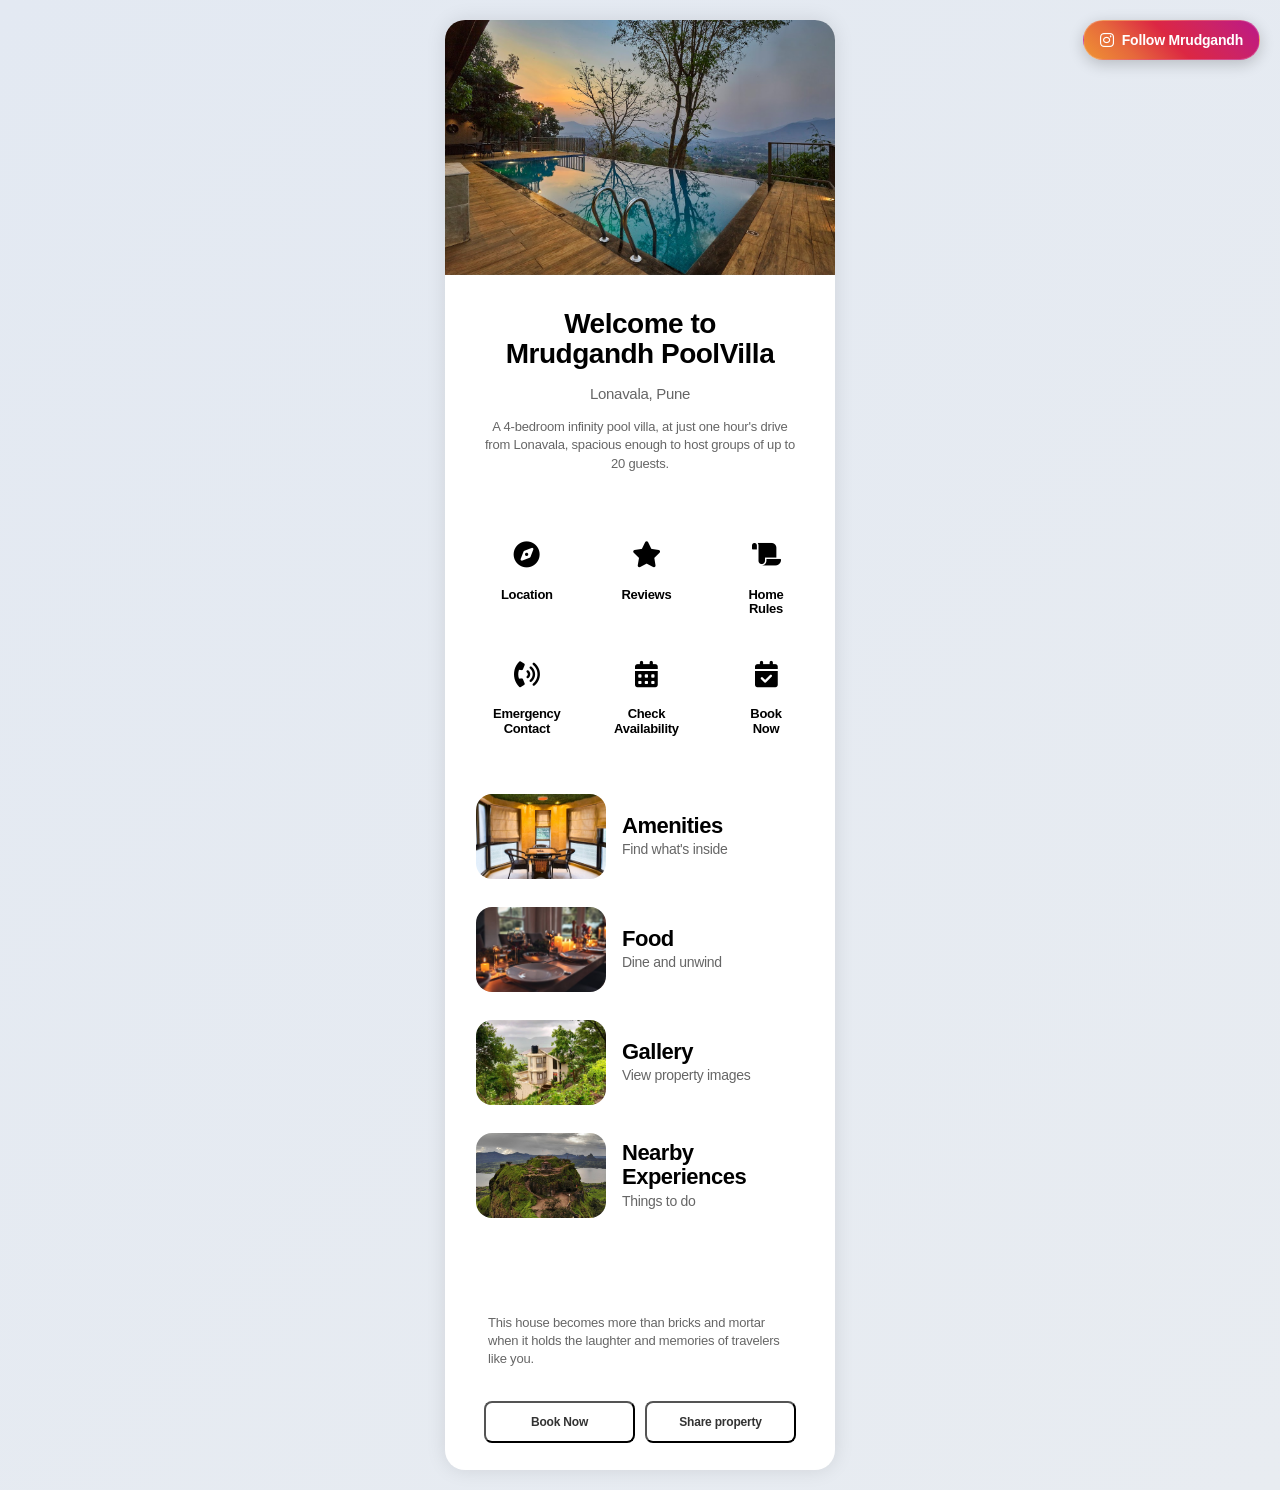
<file: index.html>
<!DOCTYPE html>
<html lang="en">
<head>
<!-- Google tag (gtag.js) -->
<script async src="https://www.googletagmanager.com/gtag/js?id=G-T254WBVMV1"></script>
<script>
  window.dataLayer = window.dataLayer || [];
  function gtag(){dataLayer.push(arguments);}
  gtag('js', new Date());

  gtag('config', 'G-T254WBVMV1');
</script>
    <meta charset="UTF-8">
    <meta name="viewport" content="width=device-width, initial-scale=1.0">
    <title>Mrudhgandh PoolVilla</title>
    <link rel="stylesheet" href="css/styles.css">
    <link rel="icon" href="assets/favicon.jpg" type="image/jpg">
    <link href="https://fonts.googleapis.com/css2?family=Inter:wght@400;500;600;700&display=swap" rel="stylesheet">
    <link rel="stylesheet" href="https://cdnjs.cloudflare.com/ajax/libs/font-awesome/6.0.0/css/all.min.css">
    <meta property="og:image" content="assets/favicon.jpg" />
    <meta property="og:title" content="Mrudgandh Pool Villa" />
    <meta property="og:description" content="Lonavala, Pune" />
</head>
<body>
    <div class="container">
        <div class="hero-image">
            <a href="https://www.instagram.com/mrudgandh_poolvilla/" target="_blank" class="instagram-follow-btn">
                <i class="fab fa-instagram"></i>
                <span>Follow Mrudgandh</span>
            </a>
            <img src="assets/heroimage.jpg" alt="Mrudgandh Pool Villa" loading="eager">
        </div>
        <header>
            <h1>Welcome to<br>Mrudgandh PoolVilla</h1>
            <p class="tagline">
                Lonavala, Pune
            </p>
            <p class="sub-tagline">
                A 4-bedroom infinity pool villa, at just one hour's drive from Lonavala, spacious enough to host groups of up to 20 guests.
            </p>
        </header>

        <div class="quick-access-grid">
            <div class="grid-item" id="nearby-btn">
                <div class="icon-wrapper">
                    <i class="fas fa-compass"></i>
                </div>
                <h3>Location</h3>
            </div>
            <div class="grid-item" id="reviews-btn">
                <div class="icon-wrapper">
                    <i class="fas fa-star"></i>
                </div>
                <h3>Reviews</h3>
            </div>
            <div class="grid-item" id="rules-btn">
                <div class="icon-wrapper">
                    <i class="fas fa-scroll"></i>
                </div>
                <h3>Home<br>Rules</h3>
            </div>
            <div class="grid-item" id="emergency-btn">
                <div class="icon-wrapper">
                    <i class="fas fa-phone-volume"></i>
                </div>
                <h3>Emergency<br>Contact</h3>
            </div>
            
            <div class="grid-item" id="check-availability-btn">
                <div class="icon-wrapper">
                    <i class="fas fa-calendar-alt"></i>
                </div>
                <h3>Check<br>Availability</h3>
            </div>
            <div class="grid-item" id="book-now-btn">
                <div class="icon-wrapper">
                    <i class="fas fa-calendar-check"></i>
                </div>
                <h3>Book<br>Now</h3>
            </div>
        </div>

        <section class="featured-sections">
            <div class="feature-card" id="amenities-card">
                <img src="assets/amenities.jpg" alt="Amenities">
                <div class="card-content">
                    <h2>Amenities</h2>
                    <p>Find what's inside</p>
                </div>
            </div>
            <div class="feature-card" id="host-favorites">
                <img src="assets/food.jpg" alt="Food">
                <div class="card-content">
                    <h2>Food</h2>
                    <p>Dine and unwind</p>
                </div>
            </div>
        
            <div class="feature-card" id="gallery-card">
                <img src="assets/gallery/1.png" alt="Property Gallery">
                <div class="card-content">
                    <h2>Gallery</h2>
                    <p>View property images</p>
                </div>
            </div>

            <div class="feature-card" id="experiences-card">
                <img src="assets/nearby.jpg" alt="Nearby Experiences">
                <div class="card-content">
                    <h2>Nearby Experiences</h2>
                    <p>Things to do</p>
                </div>
            </div>
        </section>

        <footer>
            <p class="quote">This house becomes more than bricks and mortar when it holds the laughter and memories of travelers like you.</p>
            <div class="footer-buttons">
                <button id="book-now-footer-btn">Book Now</button>
                <button id="share-btn">Share property</button>
            </div>
        </footer>
    </div>

    <!-- Modals -->
    <div id="book-now-modal" class="modal">
        <div class="modal-content">
            <span class="close">&times;</span>
            <h2>Book Your Stay</h2>
            <div class="booking-options">
                <a href="https://wa.me/9850769955?text=Hi%2C%20I%27m%20interested%20in%20learning%20more%20about%20Mrudgandh%20Pool%20Villa.%20Could%20you%20please%20share%20details%20about%20availability%2C%20amenities%2C%20or%20anything%20else%20I%20should%20know%3F%20Thanks%21" target="_blank" class="booking-link">
                    <div class="booking-platform">
                        <div class="platform-icon-wrapper">
                            <i class="fab fa-whatsapp" style="font-size: 2rem; color: #25D366;"></i>
                        </div>
                        <div class="booking-platform-content">
                            <h3>Whatsapp</h3>
                            <p>Book/Chat directly with the host</p>
                        </div>
                    </div>
                </a>

                <a href="https://www.airbnb.co.in/rooms/30548996?source_impression_id=p3_1733899578_P3ilALMMs3jNQJbM" target="_blank" class="booking-link">
                    <div class="booking-platform">
                        <div class="platform-icon-wrapper">
                            <i class="fab fa-airbnb" style="font-size: 2rem; color: #FF5A5F;"></i>
                        </div>
                        <div class="booking-platform-content">
                            <h3>Airbnb</h3>
                            <p>Secure booking through Airbnb</p>
                        </div>
                    </div>
                </a>
                
                <a href="https://www.booking.com/hotel/in/mrudugandh-forest-villa.en-gb.html" target="_blank" class="booking-link">
                    <div class="booking-platform">
                        <div class="platform-icon-wrapper">
                            <img src="assets/booking.png" alt="Booking.com" class="platform-icon">
                        </div>
                        <div class="booking-platform-content">
                            <h3>Booking.com</h3>
                            <p>Book with Booking.com platform</p>
                        </div>
                    </div>
                </a>
                
                <a href="https://www.makemytrip.com/hotels/mrudugandh_villa-details-mulshi.html" target="_blank" class="booking-link">
                    <div class="booking-platform">
                        <div class="platform-icon-wrapper">
                            <img src="assets/mmt.png" alt="MakeMyTrip" class="platform-icon">
                        </div>
                        <div class="booking-platform-content">
                            <h3>Make My Trip</h3>
                            <p>Book through MakeMyTrip platform</p>
                        </div>
                    </div>
                </a>
            </div>
        </div>
    </div>

    <div id="gallery-modal" class="modal">
        <div class="modal-content modal-large">
            <span class="close">&times;</span>
            <h2>Gallery</h2>
            
            <!-- Update the Filter Buttons -->
            <div class="gallery-filters">
                <button class="filter-btn active" data-filter="all">
                    <i class="fas fa-border-all"></i>
                    <span>All</span>
                </button>
                <button class="filter-btn" data-filter="views">
                    <i class="fas fa-mountain"></i>
                    <span>Views</span>
                </button>
                <button class="filter-btn" data-filter="pool">
                    <i class="fas fa-swimming-pool"></i>
                    <span>Pool</span>
                </button>
                <button class="filter-btn" data-filter="outdoor">
                    <i class="fas fa-tree"></i>
                    <span>Outdoor</span>
                </button>
                <button class="filter-btn" data-filter="interior">
                    <i class="fas fa-home"></i>
                    <span>Interior</span>
                </button>
            </div>

            <!-- Update gallery items with categories -->
            <div class="gallery-grid">
                <!-- Amazing Views -->
                <div class="gallery-item" data-category="views">
                    <img src="assets/gallery/1.png" alt="Amazing View">
                    <p>Property View</p>
                </div>
                <div class="gallery-item" data-category="views">
                    <img src="assets/gallery/balcony.jpg" alt="Balcony View">
                    <p>Balcony View</p>
                </div>
                <div class="gallery-item" data-category="views">
                    <img src="assets/gallery/rv.jpg" alt="Room View">
                    <p>Room View</p>
                </div>
                <div class="gallery-item" data-category="views">
                    <img src="assets/gallery/afternoon.jpg" alt="Afternoon View">
                    <p>Afternoon View</p>
                </div>

                <!-- Pool -->
                <div class="gallery-item" data-category="pool">
                    <img src="assets/gallery/infinity_pool.jpg" alt="Infinity Pool">
                    <p>Infinity Pool</p>
                </div>
                <div class="gallery-item" data-category="pool">
                    <img src="assets/gallery/hostfav.jpg" alt="Host's Favorite">
                    <p>Sprinkling Water</p>
                </div>
                <div class="gallery-item" data-category="pool">
                    <img src="assets/gallery/pool_view.jpg" alt="Pool View">
                    <p>Pool Upper view</p>
                </div>
                <div class="gallery-item" data-category="pool">
                    <img src="assets/gallery/pool2.jpg" alt="Pool Night View">
                    <p>Pool Night View</p>
                </div>

                <!-- Outdoor - Updated section with new images -->
                <div class="gallery-item" data-category="outdoor">
                    <img src="assets/gallery/dining_table.jpg" alt="Outdoor Dining">
                    <p>Outdoor Dining</p>
                </div>
                <div class="gallery-item" data-category="outdoor">
                    <img src="assets/gallery/stairs.jpg" alt="Architecture">
                    <p>Architecture</p>
                </div>
                <div class="gallery-item" data-category="outdoor">
                    <img src="assets/gallery/th.jpg" alt="Tree House">
                    <p>Tree House</p>
                </div>
                <div class="gallery-item" data-category="outdoor">
                    <img src="assets/gallery/entry.jpg" alt="Entry View">
                    <p>Entry View</p>
                </div>
                <div class="gallery-item" data-category="outdoor">
                    <img src="assets/gallery/mrud.jpg" alt="Property Front">
                    <p>Property Front</p>
                </div>
                <div class="gallery-item" data-category="outdoor">
                    <img src="assets/gallery/statue.jpg" alt="Garden Statue">
                    <p>Garden Statue</p>
                </div>

                <!-- Interior -->
                <div class="gallery-item" data-category="interior">
                    <img src="assets/gallery/common.png" alt="Living Space">
                    <p>Living Space</p>
                </div>
                <div class="gallery-item" data-category="interior">
                    <img src="assets/gallery/bathroom.jpg" alt="Bathroom">
                    <p>Bathroom</p>
                </div>
                <div class="gallery-item" data-category="interior">
                    <img src="assets/gallery/bedroom1.jpg" alt="Bedroom2">
                    <p>Bedroom</p>
                </div>

                <div class="gallery-item" data-category="interior">
                    <img src="assets/gallery/bedroom2.jpg" alt="Bedroom">
                    <p>Bedroom</p>
                </div>
                <div class="gallery-item" data-category="interior">
                    <img src="assets/gallery/a1.jpg" alt="Indoor Games Area">
                    <p>Indoor Games Area</p>
                </div>
                <div class="gallery-item" data-category="interior">
                    <img src="assets/gallery/a2.png" alt="Entertainment Zone">
                    <p>Entertainment Zone</p>
                </div>
            </div>
        </div>
    </div>

    <div id="nearby-modal" class="modal">
        <div class="modal-content modal-large">
            <span class="close">&times;</span>
            <h2>Address & Best way to reach</h2>
            <div class="modal-sections">
                <div class="modal-section">
                    <div class="address-card">
                        <div class="address-content">
                            <h3>📍 Property Address</h3>
                            <p>Mulshi.<br> Just 40 km from Pune and 97 km from Panvel, Mumbai</p>
                            <a href="https://www.google.com/maps/place/Mrudgandh+Pool+Villa/@18.5655451,73.5444796,15z/data=!4m9!3m8!1s0x3bc2a70007b0d6e3:0x409fb794b638e8e7!5m2!4m1!1i2!8m2!3d18.5655451!4d73.5444796!16s%2Fg%2F11vyr3cbwh?entry=ttu" 
                               target="_blank" 
                               class="map-button">
                                <i class="fas fa-map-marker-alt"></i> Open in Google Maps
                            </a>
                        </div>
                        <div class="map-preview">
                            <iframe 
                                src="https://www.google.com/maps/embed?pb=!1m18!1m12!1m3!1d3781.0679923011655!2d73.54447961441547!3d18.565545087384695!2m3!1f0!2f0!3f0!3m2!1i1024!2i768!4f13.1!3m3!1m2!1s0x3bc2a70007b0d6e3%3A0x409fb794b638e8e7!2sMrudgandh%20Pool%20Villa!5e0!3m2!1sen!2sin!4v1659912345678!5m2!1sen!2sin" 
                                width="100%" 
                                height="200" 
                                style="border:0;" 
                                allowfullscreen="" 
                                loading="lazy">
                            </iframe>
                        </div>
                    </div>
                </div>

                <div class="modal-section">
                    <h3>🚗 How to Reach</h3>
                    <ul class="transport-options">
                        <li>
                            <strong>Private Taxi:</strong> Pick up and drop facility can be arranged at prior request
                        </li>

                        <li>
                            <strong>By Bus:</strong> Kule Bus Stand (5 km) is the closest bus stand
                        </li>
                        <li>
                            <strong>By Train:</strong> One hour drive from Lonavala Junction (36 km) & 1.25 hours from Pune Junction (41 km)</li>
                        <li>
                            <strong>By Air:</strong> Pune International Airport (50 km) is the closest airport
                        </li>
                    </ul>
                </div>
            </div>
        </div>
    </div>

    <div id="emergency-modal" class="modal">
        <div class="modal-content">
            <span class="close">&times;</span>
            <h2>Emergency Contacts</h2>
            <div class="modal-sections">
                <div class="modal-section emergency">
                    <h3>Emergency Services</h3>
                    <p>• Police: 100</p>
                    <p>• Ambulance: 108</p>
                    <p>• Fire Brigade: 104</p>
                    <p>• Pune Municipal Corporation: 1800-1030-222</p>
                    <p>• Disaster Management Control Room: 1077</p>
                    <p>• Child Helpline: 1098</p>
                    <p>• Women Helpline: 1091</p>
                    <p>• NIC Service Desk: 1800-111-555</p>
                    <p>• Corona Virus Central Helpline: 011-23978043/46</p>
                    <p>• Corona Virus Maharashtra Helpline: 020-26127394</p>
                    <p>• Host Contact: +91 9850769955</p>
                </div>
            </div>
        </div>
    </div>

    <div id="rules-modal" class="modal">
        <div class="modal-content modal-large">
            <span class="close">&times;</span>
            <h2>House Rules</h2>
            <div class="rules-grid">
                <div class="rule-category">
                    <div class="category-header" data-category="check-in">
                        <h3>⏰ Check-in/Check-out</h3>
                        <i class="fas fa-chevron-down"></i>
                    </div>
                    <div class="category-content">
                        <p>• Check-in: 2 PM</p>
                        <p>• Check-out: 11 AM</p>
                    </div>
                </div>

                <div class="rule-category">
                    <div class="category-header" data-category="must-read">
                        <h3>⚠️ Must Read Rules</h3>
                        <i class="fas fa-chevron-down"></i>
                    </div>
                    <div class="category-content">
                        <p>• Unmarried couples are not allowed</p>
                        <p>• Guests below 18 years of age are not allowed at the property</p>
                        <p>• Passport, Aadhar, Driving License and Govt. ID are accepted as ID proof(s)</p>
                    </div>
                </div>

                <div class="rule-category">
                    <div class="category-header" data-category="guest-profile">
                        <h3>👥 Guest Profile</h3>
                        <i class="fas fa-chevron-down"></i>
                    </div>
                    <div class="category-content">
                        <p>• Groups with only male guests are not allowed at this property</p>
                        <p>• Unmarried couples are not allowed</p>
                        <p>• Guests below 18 years of age are not allowed at the property</p>
                    </div>
                </div>

                <div class="rule-category">
                    <div class="category-header" data-category="id-proof">
                        <h3>🪪 ID Proof Related</h3>
                        <i class="fas fa-chevron-down"></i>
                    </div>
                    <div class="category-content">
                        <p>• Local IDs not allowed</p>
                        <p>• Passport, Aadhar, Driving License and Govt. ID are accepted as ID proof(s)</p>
                    </div>
                </div>

                <div class="rule-category">
                    <div class="category-header" data-category="smoking">
                        <h3>🚬 Smoking/Alcohol Rules</h3>
                        <i class="fas fa-chevron-down"></i>
                    </div>
                    <div class="category-content">
                        <p>• There are no restrictions on alcohol consumption</p>
                        <p>• Smoking within the premises is allowed</p>
                    </div>
                </div>

                <div class="rule-category">
                    <div class="category-header" data-category="pet-policy">
                        <h3>🐾 Pet Policy</h3>
                        <i class="fas fa-chevron-down"></i>
                    </div>
                    <div class="category-content">
                        <p>• Pets are allowed (maximum 3 pets)</p>
                        <p>• Pets are not allowed in: Bedrooms, On the bed, Swimming Pool, Kitchen</p>
                        <p>• Pet food is not available at the property</p>
                        <p>• Pets are allowed to roam without a leash</p>
                        <p>• All pets are allowed at the property</p>
                        <p>• There are no pets living on the property</p>
                    </div>
                </div>

                <div class="rule-category">
                    <div class="category-header" data-category="accessibility">
                        <h3>♿ Accessibility</h3>
                        <i class="fas fa-chevron-down"></i>
                    </div>
                    <div class="category-content">
                        <p>• This property is not accessible to guests who use a wheelchair. Please make arrangements accordingly.</p>
                    </div>
                </div>

                <div class="rule-category">
                    <div class="category-header" data-category="check-in-process">
                        <h3>🔑 Check-in Process</h3>
                        <i class="fas fa-chevron-down"></i>
                    </div>
                    <div class="category-content">
                        <p>• Caretaker Greets You & Helps You Check-in</p>
                        <p>• Self check-in via Smart Door is not available</p>
                    </div>
                </div>

                <div class="rule-category">
                    <div class="category-header" data-category="other-important">
                        <h3>📜 Other Important Rules</h3>
                        <i class="fas fa-chevron-down"></i>
                    </div>
                    <div class="category-content">
                        <p>• Mandatory to carry Indian Government approved Photo Identity card</p>
                        <p>• Only confirmed number of guests allowed; extra guests charged at check-in</p>
                        <p>• Service charge may apply for outside/self-prepared food</p>
                        <p>• Keep music at moderate level per Local Gaon rules</p>
                        <p>• No smoking inside Villa rooms</p>
                        <p>• No personal work assignments to villa caretakers</p>
                        <p>• No arms and ammunition allowed</p>
                        <p>• No illegal drugs or activities</p>
                        <p>• Villa not responsible for valuables</p>
                        <p>• Guests liable for property damage</p>
                        <p>• Villa not responsible for injuries/accidents</p>
                        <p>• Unruly behavior will result in eviction without refund</p>
                        <p>• Close doors/windows when not in room due to wildlife</p>
                        <p>• Voltage fluctuations common; backup available</p>
                        <p>• Private parties/events allowed</p>
                        <p>• No outside visitors allowed in rooms</p>
                    </div>
                </div>
            </div>
        </div>
    </div>

    <div id="specials-modal" class="modal">
        <div class="modal-content modal-large">
            <span class="close">&times;</span>
            <div class="modal-sections">
                <div class="nearby-places">
                    <!-- Tourist Places Section -->
                    <div class="experience-section">
                        <h3>Tourist Places</h3>
                        <div class="info-card">
                            <!-- Tikona Fort -->
                            <div class="info-item">
                                <div class="info-icon"><i class="fas fa-gopuram"></i></div>
                                <div class="info-content">
                                    <h4>Tikona Fort</h4>
                                    <img src="assets/tikona.jpg" alt="Pawna Lake" class="experience-image">
                                    <p><i class="fas fa-clock"></i> 30 Min drive from Mrudugandh</p>
                                </div>
                            </div>

                            <!-- Pawna Lake with image -->
                            <div class="info-item with-image">
                                <img src="assets/pawna.jpg" alt="Pawna Lake" class="experience-image">
                                <div class="info-content-wrapper">
                                    <div class="info-icon"><i class="fas fa-water"></i></div>
                                    <div class="info-content">
                                        <h4>Pawna Lake</h4>
                                        <p><i class="fas fa-clock"></i> 30 Min drive from Mrudugandh</p>
                                    </div>
                                </div>
                            </div>

                            <!-- Hadshi Temple -->
                            <div class="info-item">
                                <div class="info-icon"><i class="fas fa-gopuram"></i></div>
                                <div class="info-content">
                                    <h4>Hadshi Temple with Theme Park</h4>
                                    <p><i class="fas fa-clock"></i> 20 Min drive from Mrudugandh</p>
                                </div>
                            </div>

                            <!-- Chinmaya Vibhooti -->
                            <div class="info-item">
                                <div class="info-icon"><i class="fas fa-gopuram"></i></div>
                                <div class="info-content">
                                    <h4>Chinmaya Vibhooti</h4>
                                    <p><i class="fas fa-clock"></i> 20 Min drive from Mrudugandh</p>
                                </div>
                            </div>

                            <!-- LAVASA with image -->
                            <div class="info-item with-image">
                                <img src="assets/lavasa.jpg" alt="LAVASA" class="experience-image">
                                <div class="info-content-wrapper">
                                    <div class="info-icon"><i class="fas fa-city"></i></div>
                                    <div class="info-content">
                                        <h4>Lavasa City</h4>
                                        <p><i class="fas fa-clock"></i> 1.30 Hr drive from Mrudugandh</p>
                                    </div>
                                </div>
                            </div>

                            <!-- Mulshi Dam -->
                            <div class="info-item">
                                <div class="info-icon"><i class="fas fa-water"></i></div>
                                <div class="info-content">
                                    <h4>Mulshi Dam</h4>
                                    <p><i class="fas fa-clock"></i> 1 Hr drive from Mrudugandh</p>
                                </div>
                            </div>
                        </div>
                    </div>

                    <!-- Adventure Activities Section -->
                    <div class="experience-section">
                        <h3>Girivan Sports & Activity Park</h3>
                        <div class="info-card">
                            <div class="info-header">
                                <p><i class="fas fa-clock"></i> 10 Min drive from Mrudugandh</p>
                            </div>
                            <div class="activities-list">
                                <div class="info-item">
                                    <div class="info-icon"><i class="fas fa-bullseye"></i></div>
                                    <div class="info-content">
                                        <h4>Adventure Sports</h4>
                                        <p>Archery • Pistol Shooting • Rifle Shooting</p>
                                    </div>
                                </div>
                                <div class="info-item">
                                    <div class="info-icon"><i class="fas fa-mountain"></i></div>
                                    <div class="info-content">
                                        <h4>Outdoor Activities</h4>
                                        <p>Burma Bridge • Cobweb Rope • Zip Line</p>
                                    </div>
                                </div>
                                <div class="info-item">
                                    <div class="info-icon"><i class="fas fa-water"></i></div>
                                    <div class="info-content">
                                        <h4>Water Activities</h4>
                                        <p>Rain Dance • Natural Waterfall (Monsoon Only)</p>
                                    </div>
                                </div>
                            </div>
                            <div class="info-footer">
                                <p><i class="fas fa-info-circle"></i> All activities are paid. Please confirm availability before planning.</p>
                            </div>
                        </div>
                    </div>
                </div>
            </div>
        </div>
    </div>

    <div id="feedback-modal" class="modal">
        <div class="modal-content">
            <span class="close">&times;</span>
            <h2>Leave a Feedback</h2>
            <form id="feedback-form">
                <input type="text" placeholder="Your Name" required>
                <input type="email" placeholder="Your Email" required>
                <textarea placeholder="Your Feedback" required></textarea>
                <button type="submit">Submit Feedback</button>
            </form>
        </div>
    </div>

    <div id="host-favorites-modal" class="modal">
        <div class="modal-content modal-large">
            <span class="close">&times;</span>
            <h2>Food</h2>
            <div class="modal-sections">
                <!-- Kitchen Facilities Section -->

                <!-- Food Packages Section -->
                <div class="modal-section">
                    <div class="food-packages-table">
                        <h3>Food Packages</h3>
                        <table>
                            <tr>
                                <th>Inclusion</th>
                                <th>Veg Meals</th>
                                <th>Non-Veg Meals</th>
                            </tr>
                            <tr>
                                <td>
                                    <ul>
                                        <li>Lunch</li>
                                        <li>Hi-Tea</li>
                                        <li>Dinner</li>
                                        <li>Breakfast</li>
                                    </ul>
                                </td>
                                <td>1200/-</td>
                                <td>1500/-</td>
                            </tr>
                        </table>
                        <p class="price-note">*Rs/Person/Day</p>
                    </div>
                </div>

                <!-- Veg Menu Section -->
                <div class="modal-section">
                    <h3>Veg Meals</h3>
                    
                    <div class="menu-category">
                        <h4>Breakfast</h4>
                        <div class="menu-subcategory">
                            <h5>Light Breakfast (Choose any 1)</h5>
                            <ul>
                                <li>Poha</li>
                                <li>Upma</li>
                                <li>Sheera</li>
                                <li>Masala Maggie</li>
                                <li>Sabudana Khichadi</li>
                                <li>Besan Chilla with Pickle</li>
                            </ul>
                        </div>
                        
                        <div class="menu-subcategory">
                            <h5>Heavy Breakfast: Veg (Choose any 1)</h5>
                            <ul>
                                <li>Puneri Misal Pav</li>
                                <li>Idli with Chutney & Sambar</li>
                            </ul>
                        </div>
                        
                        <div class="menu-subcategory">
                            <h5>Accompaniments</h5>
                            <ul>
                                <li>Tea/Coffee</li>
                            </ul>
                        </div>
                    </div>

                    <div class="menu-category">
                        <h4>Lunch & Dinner (Veg) - Choose any 1</h4>
                        
                        <div class="menu-subcategory">
                            <h5>1. Veg Thali</h5>
                            <div class="thali-items">
                                <div class="item-group">
                                    <h6>Vegetables (Any 2)</h6>
                                    <ul>
                                        <li>Mutter Paneer</li>
                                        <li>Jeera Aloo</li>
                                        <li>Paneer Kadhai</li>
                                        <li>Bhindi Fry</li>
                                        <li>Bharli Vangi</li>
                                        <li>Akhha Masoor</li>
                                        <li>Mix Veg</li>
                                        <li>Chole Masala</li>
                                        <li>Aloo Mutter</li>
                                    </ul>
                                </div>
                                
                                <div class="item-group">
                                    <h6>Dal (Any 1)</h6>
                                    <ul>
                                        <li>Plain Dal</li>
                                        <li>Dal Tadka</li>
                                    </ul>
                                </div>
                                
                                <div class="item-group">
                                    <h6>Rice (Any 1)</h6>
                                    <ul>
                                        <li>Steamed Rice (Indrayani)</li>
                                        <li>Steamed Rice (Basmati)</li>
                                        <li>Jeera Rice</li>
                                    </ul>
                                </div>
                                
                                <div class="item-group">
                                    <h6>Choose Any 1</h6>
                                    <ul>
                                        <li>Chapati</li>
                                        <li>Bhakari</li>
                                    </ul>
                                </div>
                                
                                <div class="item-group">
                                    <h6>Dessert (Any 1)</h6>
                                    <ul>
                                        <li>Sevaiyan Kheer</li>
                                        <li>Kesar Sheera</li>
                                        <li>Shreekhand</li>
                                        <li>Gulabjamun</li>
                                    </ul>
                                </div>
                                
                                <div class="item-group">
                                    <h6>Accompaniments</h6>
                                    <ul>
                                        <li>Papad</li>
                                        <li>Pickle</li>
                                        <li>Salad</li>
                                    </ul>
                                </div>
                            </div>
                        </div>

                        <div class="menu-subcategory">
                            <h5>2. Zunka Bhakar Thali</h5>
                            <ul>
                                <li>Zunka/Pithla</li>
                                <li>Tawa Batata/Vanga Bharit</li>
                                <li>Bhakari</li>
                                <li>Thecha</li>
                                <li>Salad</li>
                                <li>Papad</li>
                            </ul>
                        </div>

                        <div class="menu-subcategory">
                            <h5>3. Biryani Feast</h5>
                            <ul>
                                <li>Veg Biryani</li>
                                <li>Biryani Curry</li>
                                <li>Raita</li>
                                <li>Papad</li>
                                <li>Pickle</li>
                            </ul>
                        </div>

                        <div class="menu-subcategory">
                            <h5>4. Bhature Basket</h5>
                            <ul>
                                <li>Chole Bhature</li>
                                <li>Dal Khichadi</li>
                                <li>Papad</li>
                                <li>Raita</li>
                                <li>Pickle</li>
                            </ul>
                        </div>

                        <div class="menu-subcategory">
                            <h5>5. Puran Poli</h5>
                            <ul>
                                <li>Puran Poli</li>
                                <li>Katachi Aamti/Milk</li>
                                <li>Pakode</li>
                                <li>Salad</li>
                            </ul>
                        </div>
                    </div>

                    <div class="menu-note">
                        <p>Pure Veg, Jain Food is available for those who prefer it.</p>
                    </div>
                </div>

                <!-- Non-Veg Menu Section -->
                <div class="modal-section">
                    <h3>Non-Veg Meals</h3>
                    
                    <div class="menu-category">
                        <h4>Breakfast</h4>
                        <div class="menu-subcategory">
                            <h5>Light Breakfast (Choose any 1)</h5>
                            <ul>
                                <li>Poha</li>
                                <li>Upma</li>
                                <li>Sheera</li>
                                <li>Masala Maggie</li>
                                <li>Sabudana Khichadi</li>
                                <li>Besan Chilla with Pickel</li>
                            </ul>
                        </div>
                        
                        <div class="menu-subcategory">
                            <h5>Heavy Breakfast (Choose any 1)</h5>
                            <ul>
                                <li>Egg Omelette & Bread</li>
                                <li>Egg Masala Bhurji & Pav</li>
                            </ul>
                        </div>
                        
                        <div class="menu-subcategory">
                            <h5>Accompaniments</h5>
                            <ul>
                                <li>Tea/Coffee</li>
                            </ul>
                        </div>
                    </div>

                    <div class="menu-category">
                        <h4>Lunch & Dinner (Non-Veg) - Choose any 1</h4>
                        
                        <div class="menu-subcategory">
                            <h5>1. Chicken Thali</h5>
                            <ul>
                                <li>Chicken Fry</li>
                                <li>Chicken Rassa</li>
                                <li>Bhakari/Chapati</li>
                                <li>Rice (Indrayani/Basmati)</li>
                                <li>Salad</li>
                            </ul>
                        </div>

                        <div class="menu-subcategory">
                            <h5>2. Mutton Thali</h5>
                            <ul>
                                <li>Chicken Fry</li>
                                <li>Mutton Rassa</li>
                                <li>Bhakari/Chapati</li>
                                <li>Rice (Indrayani/Basmati)</li>
                                <li>Salad</li>
                            </ul>
                        </div>

                        <div class="menu-subcategory">
                            <h5>3. Egg Thali</h5>
                            <ul>
                                <li>Egg Curry</li>
                                <li>Egg Bhurji</li>
                                <li>Bhakari/Chapati</li>
                                <li>Rice (Indrayani/Basmati)</li>
                                <li>Salad</li>
                            </ul>
                        </div>

                        <div class="menu-subcategory">
                            <h5>4. Chicken Biryani</h5>
                            <ul>
                                <li>Chicken Biryani</li>
                                <li>Rassa</li>
                                <li>Raita</li>
                            </ul>
                        </div>

                        <div class="menu-subcategory">
                            <h5>5. Crab Thali (Seasonal)</h5>
                            <ul>
                                <li>Khekda Masala</li>
                                <li>Khekda Rassa</li>
                                <li>Bhakari</li>
                                <li>Rice</li>
                                <li>Salad</li>
                            </ul>
                        </div>
                    </div>
                </div>

                <!-- Hi Tea Section -->
                <div class="modal-section">
                    <h3>Hi Tea</h3>
                    <div class="menu-category">
                        <h4>Indian Menu (Choose any 1)</h4>
                        <ul>
                            <li>Vegetable Pakoda (Onion/Potato/Chilly/Mix)</li>
                            <li>Cheese Pakoda</li>
                            <li>Vada Pav</li>
                        </ul>
                        <div class="menu-subcategory">
                            <h5>Accompaniments</h5>
                            <ul>
                                <li>Tea/Coffee</li>
                            </ul>
                        </div>
                    </div>
                </div>

                <!-- A La Carte Section -->
                <div class="modal-section">
                    <h3>A La Carte</h3>
                    <div class="menu-category">
                        <table class="rate-table">
                            <tr>
                                <th>Menu</th>
                                <th>Rate</th>
                                <th>Unit</th>
                            </tr>
                            <tr>
                                <td>Veg BBQ</td>
                                <td>750</td>
                                <td>Rs/KG</td>
                            </tr>
                            <tr>
                                <td>Chicken BBQ</td>
                                <td>850</td>
                                <td>Rs/KG</td>
                            </tr>
                            <tr>
                                <td>Dal Khichadi</td>
                                <td>150</td>
                                <td>Rs/Plate</td>
                            </tr>
                        </table>
                    </div>
                </div>
                <div class="modal-section">
                    <div class="menu-note">
                        <h4>Fully Equipped Kitchen</h4>
                        <p>
                            Modern kitchen with 3 Burner Hob, Mixer/Grinder, Sink, Electric kettle, Microwave oven, Toaster, and Refrigerator. 
                            Complete set of Kitchenware and Dining ware provided. Includes Rubbish bins, Dining table with 6 chairs, and a Children high chair.
                        </p>
                    </div>
                </div>

                <div class="modal-section">
                    <div class="menu-note">
                        <p>Local cook available on call.</p>
                    </div>
                </div>

            </div>
        </div>
    </div>

    <div id="checkout-modal" class="modal">
        <div class="modal-content modal-large">
            <span class="close">&times;</span>
            <h2>Checking Out Guide</h2>
            
            <div class="modal-sections">
                <div class="checkout-section">
                    <h3>🕐 Checkout Timeline</h3>
                    <div class="timeline">
                        <div class="timeline-item">
                            <h4>Night Before</h4>
                            <ul>
                                <li>Pack your belongings</li>
                                <li>Collect all valuables</li>
                                <li>Set alarm for checkout time</li>
                            </ul>
                        </div>
                        <div class="timeline-item">
                            <h4>Morning Of</h4>
                            <ul>
                                <li>Checkout time: 11:00 AM</li>
                                <li>Breakfast ends at 10:00 AM</li>
                                <li>Housekeeping final check at 10:30 AM</li>
                            </ul>
                        </div>
                    </div>
                </div>

                <div class="checkout-section">
                    <h3>📋 Checkout Checklist</h3>
                    <div class="checklist-grid">
                        <div class="checklist-item">
                            <h4>Kitchen</h4>
                            <ul>
                                <li>Empty refrigerator</li>
                                <li>Clean used utensils</li>
                                <li>Dispose of garbage</li>
                                <li>Turn off all appliances</li>
                            </ul>
                        </div>
                        <div class="checklist-item">
                            <h4>Rooms</h4>
                            <ul>
                                <li>Collect all belongings</li>
                                <li>Place used towels in bathroom</li>
                                <li>Turn off AC/heater</li>
                                <li>Close all windows</li>
                            </ul>
                        </div>
                        <div class="checklist-item">
                            <h4>Final Steps</h4>
                            <ul>
                                <li>Return keys to lockbox</li>
                                <li>Close and lock all doors</li>
                                <li>Complete feedback form</li>
                                <li>Text host after leaving</li>
                            </ul>
                        </div>
                    </div>
                </div>

                <div class="checkout-section">
                    <h3>🚗 Transportation Options</h3>
                    <div class="transport-options">
                        <div class="transport-item">
                            <h4>Airport Transfer</h4>
                            <p>• Pre-book through reception</p>
                            <p>• Fixed rate: ₹1200</p>
                            <p>• Book 4 hours in advance</p>
                        </div>
                        <div class="transport-item">
                            <h4>Local Taxi</h4>
                            <p>• Ola/Uber available</p>
                            <p>• Auto stand nearby</p>
                            <p>• Reception can arrange</p>
                        </div>
                    </div>
                </div>

                <div class="checkout-section">
                    <h3>💡 Important Notes</h3>
                    <div class="notes-container">
                        <div class="note">
                            <h4>Late Checkout</h4>
                            <p>• Request 24 hours before</p>
                            <p>• Subject to availability</p>
                            <p>• Additional charges may apply</p>
                        </div>
                        <div class="note">
                            <h4>Luggage Storage</h4>
                            <p>• Available at reception</p>
                            <p>• Free for same day</p>
                            <p>• Maximum 8 hours</p>
                        </div>
                    </div>
                </div>
            </div>
        </div>
    </div>

    <div id="reviews-modal" class="modal">
        <div class="modal-content modal-large">
            <span class="close">&times;</span>
            <h2>Guest Reviews</h2>
            <div class="review-platform-links">
                <a href="https://www.airbnb.co.in/rooms/30548996/reviews?source_impression_id=p3_1733899578_P3ilALMMs3jNQJbM" 
                   target="_blank" 
                   class="platform-button airbnb">
                    <i class="fab fa-airbnb"></i>
                    View Airbnb Reviews
                </a>
                <a href="https://www.google.com/maps/place/Mrudgandh+Pool+Villa/@18.5655451,73.5419047,17z/data=!4m11!3m10!1s0x3bc2a70007b0d6e3:0x409fb794b638e8e7!5m2!4m1!1i2!8m2!3d18.5655451!4d73.5444796!9m1!1b1!16s%2Fg%2F11vyr3cbwh?entry=ttu&g_ep=EgoyMDI0MTIxMS4wIKXMDSoASAFQAw%3D%3D" 
                   target="_blank" 
                   class="platform-button google">
                    <i class="fab fa-google"></i>
                    View Google Reviews
                </a>
            </div>
            <div class="reviews-content">
                <div class="review">
                    <h4>Anuradha (8 years on Airbnb)</h4>
                    <div class="rating">★★★★★</div>
                    <p>Great location and Incredibly beautiful house, you can see that the owners have built it with great love. The architecture is top notch with clever use of elevation and best materials. We had an absolute blast. The care taker staff were incredibly nice, polite and cooperative, they were available all the time but were never intrusive. The food was delightful, local specialities and tailored to take care of everything we could ask for. We will certainly go there again.</p>
                </div>
                <div class="review">
                    <h4>Abhijit (13 years on Airbnb)</h4>
                    <div class="rating">★★★★★</div>
                    <p>Sonali and her staff at the house are great hosts. The house is spacious, clean and well decorated. It's located at a peaceful location in Mulshi. The infinity swimming pool is nice too. The caretaker of the house and the local cook are well mannered and cooperative.</p>
                </div>
                <div class="review">
                    <h4>Mrunal (7 years on Airbnb)</h4>
                    <div class="rating">★★★★★</div>
                    <p>When we first stumbled upon this villa on AirBnB, it seemed almost too good to be true. There must be a catch! But everything was as perfect as it seemed online. Sonali is the most thoughtful, gracious host. She provided us with all the information we needed, along with food recommendation. It was just perfect! It was everything one needs.
                    Our entire stay was comfortable, bathroom, swimming pool and terrace are excellent. Location is incredible. The staff was incredible and they went above and beyond to make us feel at home.
                    It's a perfect place to unwind and rejuvenate.
                    Thanks Sonali for hosting us.
                    We will be back for yet another holiday,
                    —Mrunal</p>
                </div>
                <div class="review">
                    <h4>Rohit (9 years on Airbnb)</h4>
                    <div class="rating">★★★★★</div>
                    <p>Mrudgandh is a beautiful bungalow curated by Sonali. The property is beautiful and the pictures do justice to what is seen on the listing. We were 19 people and the team enjoyed a lot. I would highly recommend this place and it is worth every penny you pay for this place. 5 Stars to this property.</p>
                </div>
                <div class="review">
                    <h4>Gautam (5 years on Airbnb)</h4>
                    <div class="rating">★★★★★</div>
                    <p>Mrudugandh Villa is a heaven on earth. A place which won't disappoint you at all. Sonali and Ganesh have been very supportive and co-operative since the beginning. I celebrated my parents anniversary at Mrudugandh Villa and it was a perfect place to do so. The view is to die for. The villa has all the amenities right from toiletries to utensils, to shower gels to a Maggie. Food is also decent and is served by a local cook. The caretakers are very humble and are available 24*7. The infrastructure is well maintained and is of a high quality. Lastly, in terms of safety, it's very safe to stay at Mrudugandh Villa with your family and friends. I had a lovely experience and came back with a lot of memories. Will surely visit again.</p>
                </div>
                <div class="review">
                    <h4>Nikita (Philadelphia, Pennsylvania)</h4>
                    <div class="rating">★★★★★</div>
                    <p>This was an amazing and family friendly stay. The host was responsive to all questions from the beginning and easy to reach with any issues. We were also connected with the onsite chef and caretaker and they took good care of our needs and necessities and were very humble. The food they provided was worth the price. (Local Marathi cuisine with veg and non-veg options).
                    The property itself was very pretty, well managed. The infinity pool had a great view and very clean surrounding. The rooms were well maintained and furnished with a modern touch. One of the best experiences we have had.</p>
                </div>
                <div class="review">
                    <h4>Nikhil (8 years on Airbnb)</h4>
                    <div class="rating">★★★★★</div>
                    <p>Ganesh is a great host and will ensure you are taken care of by his staff at the villa. Once the pool is completed, the villa will provide even better value to the guests. Guests need to be careful of the access road to the complex where the villa is located as the road is in bad condition currently (perhaps due to the monsoons this year). Hope the roads are mended soon. I would be looking forward to another stay at the villa.</p>
                </div>
            </div>
        </div>
    </div>

    <div id="amenities-modal" class="modal">
        <div class="modal-content modal-large">
            <span class="close">&times;</span>
            <h2>Property Amenities</h2>
            <div class="modal-sections">
                <div class="amenities-grid">
                    <div class="amenity-category">
                        <div class="category-header" data-category="basic">
                            <h3>🏠 Basic Facilities</h3>
                            <i class="fas fa-chevron-down"></i>
                        </div>
                        <div class="category-content">
                            <ul>
                                <li>4 bedrooms</li>
                                <li>7 bathrooms</li>
                                <li>Kitchenette</li>
                                <li>Housekeeping</li>
                                <li>Umbrellas</li>
                                <li>Free Parking</li>
                                <li>Air Conditioning</li>
                                <li>Ironing Service</li>
                                <li>Room Service</li>
                                <li>Power Backup</li>
                                <li>Free Wi-Fi</li>
                                <li>Refrigerator</li>
                            </ul>
                        </div>
                    </div>

                    <div class="amenity-category">
                        <div class="category-header" data-category="popular">
                            <h3>🛌 Popular Amenities</h3>
                            <i class="fas fa-chevron-down"></i>
                        </div>
                        <div class="category-content">
                            <ul>
                                <li>Kitchenette</li>
                                <li>Bonfire</li>
                                <li>Luggage Storage</li>
                                <li>Housekeeping</li>
                                <li>Free Wi-Fi</li>
                                <li>Tree House</li>
                                <li>Infinity Pool</li>
                                <li>Living Room</li>
                                <li>Caretaker</li>
                                <li>Fireplace</li>
                                <li>Seating Area</li>
                                <li>Power Backup</li>
                                <li>Luggage Assistance</li>
                                <li>Barbeque</li>
                                <li>Indoor Games</li>
                                <li>Free Parking</li>
                                <li>Balcony/Terrace</li>
                                <li>Dining Area</li>
                                <li>Air Conditioning</li>
                            </ul>
                        </div>
                    </div>

                    <div class="amenity-category">
                        <div class="category-header" data-category="food-drinks">
                            <h3>🍽️ Food and Drinks</h3>
                            <i class="fas fa-chevron-down"></i>
                        </div>
                        <div class="category-content">
                            <ul>
                                <li>Modern kitchen with 3 Burner Hob</li>
                                <li>Mixer/Grinder</li>
                                <li>Sink</li>
                                <li>Electric kettle</li>
                                <li>Microwave oven</li>
                                <li>Toaster</li>
                                <li>Refrigerator</li>
                                <li>Complete set of Kitchenware and Dining ware</li>
                                <li>Rubbish bins</li>
                                <li>Dining table with 6 chairs</li>
                                <li>Children high chair</li>
                                <li>Local cook available on call</li>
                                <li>Barbeque</li>
                                <li>Dining Area</li>
                            </ul>
                        </div>
                    </div>

                    <div class="amenity-category">
                        <div class="category-header" data-category="safety-security">
                            <h3>🔒 Safety and Security</h3>
                            <i class="fas fa-chevron-down"></i>
                        </div>
                        <div class="category-content">
                            <ul>
                                <li>Safe</li>
                                <li>Security</li>
                                <li>CCTV</li>
                                <li>Fire Extinguishers</li>
                            </ul>
                        </div>
                    </div>

                    <div class="amenity-category">
                        <div class="category-header" data-category="media-technology">
                            <h3>📺 Media and Technology</h3>
                            <i class="fas fa-chevron-down"></i>
                        </div>
                        <div class="category-content">
                            <ul>
                                <li>TV</li>
                                <li>Karaoke</li>                          
                                <li>Free Wi-Fi</li>
                            </ul>
                        </div>
                    </div>

                    <div class="amenity-category">
                        <div class="category-header" data-category="general-services">
                            <h3>🛎️ General Services & Others</h3>
                            <i class="fas fa-chevron-down"></i>
                        </div>
                        <div class="category-content">
                            <ul>
                                <li>Caretaker</li>
                                <li>Electrical Sockets</li>
                                <li>Luggage Storage</li>
                                <li>Luggage Assistance</li>
                            </ul>
                        </div>
                    </div>

                    <div class="amenity-category">
                        <div class="category-header" data-category="common-area">
                            <h3>🏠 Common Area</h3>
                            <i class="fas fa-chevron-down"></i>
                        </div>
                        <div class="category-content">
                            <ul>
                                <li>Living Room</li>
                                <li>Balcony/Terrace</li>
                                <li>Fireplace</li>
                                <li>Sun Deck</li>
                                <li>Seating Area</li>
                            </ul>
                        </div>
                    </div>
                </div>
            </div>
        </div>
    </div>

    <script src="js/script.js"></script>
</body>
</html>
</file>
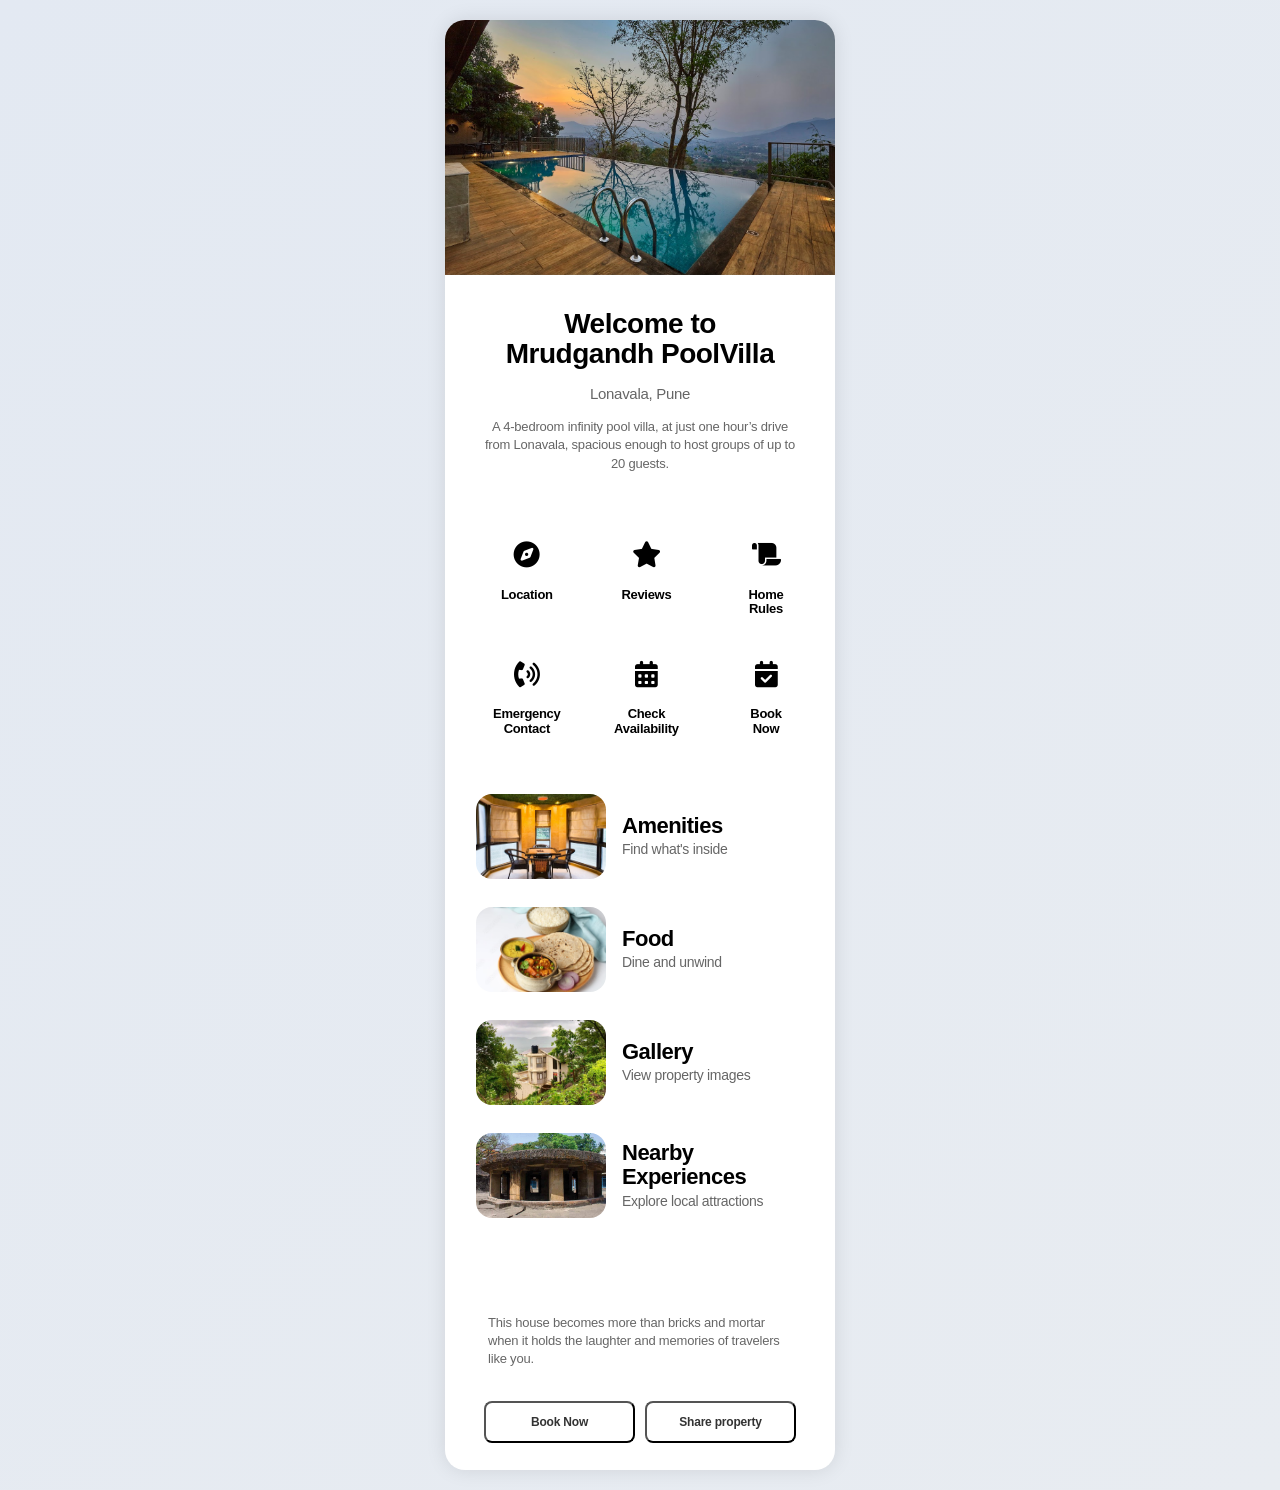
<file: safety/index.html>
<!DOCTYPE html>
<html lang="en">
<head>
    <meta charset="UTF-8">
    <meta name="viewport" content="width=device-width, initial-scale=1.0">
    <title>Mrudhgandh PoolVilla</title>
    <link rel="stylesheet" href="css/styles.css">
    <link rel="icon" href="assets/favicon.jpg" type="image/jpg">
    <link href="https://fonts.googleapis.com/css2?family=Inter:wght@400;500;600;700&display=swap" rel="stylesheet">
    <link rel="stylesheet" href="https://cdnjs.cloudflare.com/ajax/libs/font-awesome/6.0.0/css/all.min.css">
    <meta property="og:image" content="assets/favicon.jpg" />
    <meta property="og:title" content="Mrudgandh Pool Villa" />
    <meta property="og:description" content="Lonavala, Pune" />
</head>
<body>
    <div class="container">
        <div class="hero-image">
            <img src="assets/heroimage.jpg" alt="Mrudgandh Pool Villa" loading="eager">
        </div>
        <header>
            <h1>Welcome to<br>Mrudgandh PoolVilla</h1>
            <p class="tagline">
                Lonavala, Pune
            </p>
            <p class="sub-tagline">
                A 4-bedroom infinity pool villa, at just one hour’s drive from Lonavala, spacious enough to host groups of up to 20 guests.
            </p>
        </header>

        <div class="quick-access-grid">
            <div class="grid-item" id="nearby-btn">
                <div class="icon-wrapper">
                    <i class="fas fa-compass"></i>
                </div>
                <h3>Location</h3>
            </div>
            <div class="grid-item" id="reviews-btn">
                <div class="icon-wrapper">
                    <i class="fas fa-star"></i>
                </div>
                <h3>Reviews</h3>
            </div>
            <div class="grid-item" id="rules-btn">
                <div class="icon-wrapper">
                    <i class="fas fa-scroll"></i>
                </div>
                <h3>Home<br>Rules</h3>
            </div>
            <div class="grid-item" id="emergency-btn">
                <div class="icon-wrapper">
                    <i class="fas fa-phone-volume"></i>
                </div>
                <h3>Emergency<br>Contact</h3>
            </div>
            
            <div class="grid-item" id="check-availability-btn">
                <div class="icon-wrapper">
                    <i class="fas fa-calendar-alt"></i>
                </div>
                <h3>Check<br>Availability</h3>
            </div>
            <div class="grid-item" id="book-now-btn">
                <div class="icon-wrapper">
                    <i class="fas fa-calendar-check"></i>
                </div>
                <h3>Book<br>Now</h3>
            </div>
        </div>

        <section class="featured-sections">
            <div class="feature-card" id="amenities-card">
                <img src="assets/amenities.jpg" alt="Amenities">
                <div class="card-content">
                    <h2>Amenities</h2>
                    <p>Find what's inside</p>
                </div>
            </div>
            <div class="feature-card" id="host-favorites">
                <img src="assets/food.jpg" alt="Food">
                <div class="card-content">
                    <h2>Food</h2>
                    <p>Dine and unwind</p>
                </div>
            </div>
        
            <div class="feature-card" id="gallery-card">
                <img src="assets/gallery/1.png" alt="Property Gallery">
                <div class="card-content">
                    <h2>Gallery</h2>
                    <p>View property images</p>
                </div>
            </div>

            <div class="feature-card" id="experiences-card">
                <img src="assets/nearby.jpg" alt="Nearby Experiences">
                <div class="card-content">
                    <h2>Nearby Experiences</h2>
                    <p>Explore local attractions</p>
                </div>
            </div>
        </section>

        <footer>
            <p class="quote">This house becomes more than bricks and mortar when it holds the laughter and memories of travelers like you.</p>
            <div class="footer-buttons">
                <button id="book-now-footer-btn">Book Now</button>
                <button id="share-btn">Share property</button>
            </div>
        </footer>
    </div>

    <!-- Modals -->
    <div id="book-now-modal" class="modal">
        <div class="modal-content">
            <span class="close">&times;</span>
            <h2>Book Your Stay</h2>
            <div class="booking-options">
                <a href="https://wa.me/9850769955" target="_blank" class="booking-link">
                    <div class="booking-platform">
                        <div class="platform-icon-wrapper">
                            <i class="fab fa-whatsapp"></i>
                        </div>
                        <div class="booking-platform-content">
                            <h3>Whatsapp</h3>
                        </div>
                    </div>
                </a>

                <a href="https://www.airbnb.co.in/rooms/30548996?source_impression_id=p3_1733899578_P3ilALMMs3jNQJbM" target="_blank" class="booking-link">
                    <div class="booking-platform">
                        <div class="platform-icon-wrapper">
                            <i class="fab fa-airbnb"></i>
                        </div>
                        <div class="booking-platform-content">
                            <h3>Airbnb</h3>
                        </div>
                    </div>
                </a>
                
                <a href="https://www.booking.com/hotel/in/mrudugandh-forest-villa.en-gb.html" target="_blank" class="booking-link">
                    <div class="booking-platform">
                        <div class="platform-icon-wrapper">
                            <img src="assets/booking.png" alt="Booking.com" class="platform-icon">
                        </div>
                        <div class="booking-platform-content">
                            <h3>Booking.com</h3>
                        </div>
                    </div>
                </a>
                
                <a href="https://www.makemytrip.com/hotels/mrudugandh_villa-details-mulshi.html" target="_blank" class="booking-link">
                    <div class="booking-platform">
                        <div class="platform-icon-wrapper">
                            <img src="assets/mmt.png" alt="MakeMyTrip" class="platform-icon">
                        </div>
                        <div class="booking-platform-content">
                            <h3>Make My Trip</h3>
                        </div>
                    </div>
                </a>
            </div>
        </div>
    </div>

    <div id="gallery-modal" class="modal">
        <div class="modal-content modal-large">
            <span class="close">&times;</span>
            <h2>Property Gallery</h2>
            <div class="gallery-grid">
                <div class="gallery-item">
                    <img src="assets/gallery/1.png" alt="Property View" loading="lazy">
                    <p>Property View</p>
                </div>
                <div class="gallery-item">
                    <img src="assets/gallery/infinity_pool.jpg" alt="Infinity Pool" loading="lazy">
                    <p>Infinity Pool</p>
                </div>
                
                <div class="gallery-item">
                    <img src="assets/gallery/th.jpg" alt="Tree House" loading="lazy">
                    <p>Tree House</p>
                </div>
                <div class="gallery-item">
                    <img src="assets/gallery/dining_table.jpg" alt="Outdoor Dining" loading="lazy">
                    <p>Outdoor Dining</p>
                </div>
                
                <div class="gallery-item">
                    <img src="assets/gallery/common.png" alt="Living Space" loading="lazy">
                    <p>Living Space</p>
                </div>
                <div class="gallery-item">
                    <img src="assets/gallery/bedroom2.jpg" alt="Bedroom" loading="lazy">
                    <p>Bedroom</p>
                </div>
                
                <div class="gallery-item">
                    <img src="assets/gallery/a1.jpg" alt="Indoor Games Area" loading="lazy">
                    <p>Indoor Games Area</p>
                </div>
                <div class="gallery-item">
                    <img src="assets/gallery/a2.png" alt="Entertainment Zone" loading="lazy">
                    <p>Entertainment Zone</p>
                </div>
                
                <div class="gallery-item">
                    <img src="assets/gallery/rv.jpg" alt="Room View" loading="lazy">
                    <p>Room View</p>
                </div>
                <div class="gallery-item">
                    <img src="assets/gallery/stairs.jpg" alt="Architecture" loading="lazy">
                    <p>Architecture</p>
                </div>
                
                <div class="gallery-item">
                    <img src="assets/gallery/balcony.jpg" alt="Balcony View" loading="lazy">
                    <p>Balcony View</p>
                </div>
            </div>
        </div>
    </div>

    <div id="nearby-modal" class="modal">
        <div class="modal-content modal-large">
            <span class="close">&times;</span>
            <h2>Address & Best way to reach</h2>
            <div class="modal-sections">
                <div class="modal-section">
                    <div class="address-card">
                        <div class="address-content">
                            <h3>📍 Property Address</h3>
                            <p>Mulshi.<br> Just 40 km from Pune and 97 km from Panvel, Mumbai</p>
                            <a href="https://www.google.com/maps/place/Mrudgandh+Pool+Villa/@18.5655451,73.5444796,15z/data=!4m9!3m8!1s0x3bc2a70007b0d6e3:0x409fb794b638e8e7!5m2!4m1!1i2!8m2!3d18.5655451!4d73.5444796!16s%2Fg%2F11vyr3cbwh?entry=ttu" 
                               target="_blank" 
                               class="map-button">
                                <i class="fas fa-map-marker-alt"></i> Open in Google Maps
                            </a>
                        </div>
                        <div class="map-preview">
                            <iframe 
                                src="https://www.google.com/maps/embed?pb=!1m18!1m12!1m3!1d3781.0679923011655!2d73.54447961441547!3d18.565545087384695!2m3!1f0!2f0!3f0!3m2!1i1024!2i768!4f13.1!3m3!1m2!1s0x3bc2a70007b0d6e3%3A0x409fb794b638e8e7!2sMrudgandh%20Pool%20Villa!5e0!3m2!1sen!2sin!4v1659912345678!5m2!1sen!2sin" 
                                width="100%" 
                                height="200" 
                                style="border:0;" 
                                allowfullscreen="" 
                                loading="lazy">
                            </iframe>
                        </div>
                    </div>
                </div>

                <div class="modal-section">
                    <h3>🚗 How to Reach</h3>
                    <ul class="transport-options">
                        <li>
                            <strong>Private Taxi:</strong> Pick up and drop facility can be arranged at prior request
                        </li>

                        <li>
                            <strong>By Bus:</strong> Kule Bus Stand (5 km) is the closest bus stand
                        </li>
                        <li>
                            <strong>By Train:</strong> One hour drive from Lonavala Junction (36 km) & 1.25 hours from Pune Junction (41 km)</li>
                        <li>
                            <strong>By Air:</strong> Pune International Airport (50 km) is the closest airport
                        </li>
                    </ul>
                </div>
            </div>
        </div>
    </div>

    <div id="emergency-modal" class="modal">
        <div class="modal-content">
            <span class="close">&times;</span>
            <h2>Emergency Contacts</h2>
            <div class="modal-sections">
                <div class="modal-section emergency">
                    <h3>Emergency Services</h3>
                    <p>• Police: 100</p>
                    <p>• Ambulance: 108</p>
                    <p>• Fire Brigade: 104</p>
                    <p>• Pune Municipal Corporation: 1800-1030-222</p>
                    <p>• Disaster Management Control Room: 1077</p>
                    <p>• Child Helpline: 1098</p>
                    <p>• Women Helpline: 1091</p>
                    <p>• NIC Service Desk: 1800-111-555</p>
                    <p>• Corona Virus Central Helpline: 011-23978043/46</p>
                    <p>• Corona Virus Maharashtra Helpline: 020-26127394</p>
                    <p>• Host Contact: +91 9850769955</p>
                </div>
            </div>
        </div>
    </div>

    <div id="rules-modal" class="modal">
        <div class="modal-content modal-large">
            <span class="close">&times;</span>
            <h2>House Rules</h2>
            <div class="rules-grid">
                <div class="rule-category">
                    <div class="category-header" data-category="check-in">
                        <h3>⏰ Check-in/Check-out</h3>
                        <i class="fas fa-chevron-down"></i>
                    </div>
                    <div class="category-content">
                        <p>• Check-in: 2 PM</p>
                        <p>• Check-out: 11 AM</p>
                    </div>
                </div>

                <div class="rule-category">
                    <div class="category-header" data-category="must-read">
                        <h3>⚠️ Must Read Rules</h3>
                        <i class="fas fa-chevron-down"></i>
                    </div>
                    <div class="category-content">
                        <p>• Unmarried couples are not allowed</p>
                        <p>• Guests below 18 years of age are not allowed at the property</p>
                        <p>• Passport, Aadhar, Driving License and Govt. ID are accepted as ID proof(s)</p>
                    </div>
                </div>

                <div class="rule-category">
                    <div class="category-header" data-category="guest-profile">
                        <h3>👥 Guest Profile</h3>
                        <i class="fas fa-chevron-down"></i>
                    </div>
                    <div class="category-content">
                        <p>• Groups with only male guests are not allowed at this property</p>
                        <p>• Unmarried couples are not allowed</p>
                        <p>• Guests below 18 years of age are not allowed at the property</p>
                    </div>
                </div>

                <div class="rule-category">
                    <div class="category-header" data-category="id-proof">
                        <h3>🪪 ID Proof Related</h3>
                        <i class="fas fa-chevron-down"></i>
                    </div>
                    <div class="category-content">
                        <p>• Local IDs not allowed</p>
                        <p>• Passport, Aadhar, Driving License and Govt. ID are accepted as ID proof(s)</p>
                    </div>
                </div>

                <div class="rule-category">
                    <div class="category-header" data-category="smoking">
                        <h3>🚬 Smoking/Alcohol Rules</h3>
                        <i class="fas fa-chevron-down"></i>
                    </div>
                    <div class="category-content">
                        <p>• There are no restrictions on alcohol consumption</p>
                        <p>• Smoking within the premises is allowed</p>
                    </div>
                </div>

                <div class="rule-category">
                    <div class="category-header" data-category="pet-policy">
                        <h3>🐾 Pet Policy</h3>
                        <i class="fas fa-chevron-down"></i>
                    </div>
                    <div class="category-content">
                        <p>• Pets are allowed (maximum 3 pets)</p>
                        <p>• Pets are not allowed in: Bedrooms, On the bed, Swimming Pool, Kitchen</p>
                        <p>• Pet food is not available at the property</p>
                        <p>• Pets are allowed to roam without a leash</p>
                        <p>• All pets are allowed at the property</p>
                        <p>• There are no pets living on the property</p>
                    </div>
                </div>

                <div class="rule-category">
                    <div class="category-header" data-category="accessibility">
                        <h3>♿ Accessibility</h3>
                        <i class="fas fa-chevron-down"></i>
                    </div>
                    <div class="category-content">
                        <p>• This property is not accessible to guests who use a wheelchair. Please make arrangements accordingly.</p>
                    </div>
                </div>

                <div class="rule-category">
                    <div class="category-header" data-category="check-in-process">
                        <h3>🔑 Check-in Process</h3>
                        <i class="fas fa-chevron-down"></i>
                    </div>
                    <div class="category-content">
                        <p>• Caretaker Greets You & Helps You Check-in</p>
                        <p>• Self check-in via Smart Door is not available</p>
                    </div>
                </div>

                <div class="rule-category">
                    <div class="category-header" data-category="other-important">
                        <h3>📜 Other Important Rules</h3>
                        <i class="fas fa-chevron-down"></i>
                    </div>
                    <div class="category-content">
                        <p>• Mandatory to carry Indian Government approved Photo Identity card</p>
                        <p>• Only confirmed number of guests allowed; extra guests charged at check-in</p>
                        <p>• Service charge may apply for outside/self-prepared food</p>
                        <p>• Keep music at moderate level per Local Gaon rules</p>
                        <p>• No smoking inside Villa rooms</p>
                        <p>• No personal work assignments to villa caretakers</p>
                        <p>• No arms and ammunition allowed</p>
                        <p>• No illegal drugs or activities</p>
                        <p>• Villa not responsible for valuables</p>
                        <p>• Guests liable for property damage</p>
                        <p>• Villa not responsible for injuries/accidents</p>
                        <p>• Unruly behavior will result in eviction without refund</p>
                        <p>• Close doors/windows when not in room due to wildlife</p>
                        <p>• Voltage fluctuations common; backup available</p>
                        <p>• Private parties/events allowed</p>
                        <p>• No outside visitors allowed in rooms</p>
                    </div>
                </div>
            </div>
        </div>
    </div>

    <div id="specials-modal" class="modal">
        <div class="modal-content modal-large">
            <span class="close">&times;</span>
            <h2>Local Attractions</h2>
            <div class="modal-sections">
                <div class="modal-section">
                    <h3>🏛️ Nearby Attractions</h3>
                    <div class="attractions-grid">
                        <div class="attraction-card">
                            <h4>Mulshi Lake</h4>
                            <p class="distance">5 minute walk</p>
                            <p>Beautiful lake with scenic views, perfect for nature lovers and scenic photographs</p>
                        </div>
                        
                        <div class="attraction-card">
                            <h4>Bhaja Buddhist Caves</h4>
                            <p class="distance">33.2 km away</p>
                            <p>22 landmark rock-cut caves featuring old carvings & a large shrine, dating to the 2nd century BCE</p>
                        </div>
                        
                        <div class="attraction-card">
                            <h4>Sindhudurg Fort</h4>
                            <p class="distance">66.7 km away</p>
                            <p>Historic hilltop fort with a memorial for 17th-century emperors, plus a temple to the goddess Kali</p>
                        </div>
                        
                        <div class="attraction-card">
                            <h4>Karla Buddha Caves</h4>
                            <p class="distance">43 km away</p>
                            <p>Ancient rock-carved cave temple housing a monastery, soaring halls, statues & intricate columns</p>
                        </div>
                        
                        <div class="attraction-card">
                            <h4>Pataleshwar Temple</h4>
                            <p class="distance">42.8 km away</p>
                            <p>Dedicated to the Hindu god Shiva, this compact rock-cut cave temple dates to the 8th century</p>
                        </div>
                        
                        <div class="attraction-card">
                            <h4>Durga Tekdi</h4>
                            <p class="distance">43.4 km away</p>
                            <p>Hillside green space with a temple offering a kids' playground, lawns for picnicking & city views</p>
                        </div>
                    </div>
                </div>
            </div>
        </div>
    </div>

    <div id="feedback-modal" class="modal">
        <div class="modal-content">
            <span class="close">&times;</span>
            <h2>Leave a Feedback</h2>
            <form id="feedback-form">
                <input type="text" placeholder="Your Name" required>
                <input type="email" placeholder="Your Email" required>
                <textarea placeholder="Your Feedback" required></textarea>
                <button type="submit">Submit Feedback</button>
            </form>
        </div>
    </div>

    <div id="host-favorites-modal" class="modal">
        <div class="modal-content modal-large">
            <span class="close">&times;</span>
            <h2>Food</h2>
            <div class="modal-sections">
                <!-- Kitchen Facilities Section -->
                <div class="modal-section">
                    <div class="menu-note">
                        <h4>Fully Equipped Kitchen</h4>
                        <p>
                            Modern kitchen with 3 Burner Hob, Mixer/Grinder, Sink, Electric kettle, Microwave oven, Toaster, and Refrigerator. 
                            Complete set of Kitchenware and Dining ware provided. Includes Rubbish bins, Dining table with 6 chairs, and a Children high chair.
                        </p>
                    </div>
                </div>

                <div class="modal-section">
                    <div class="menu-note">
                        <p>Local cook available on call.</p>
                    </div>
                </div>

                <!-- Food Packages Section -->
                <div class="modal-section">
                    <div class="food-packages-table">
                        <h3>Food Packages</h3>
                        <table>
                            <tr>
                                <th>Inclusion</th>
                                <th>Veg Meals</th>
                                <th>Non-Veg Meals</th>
                            </tr>
                            <tr>
                                <td>
                                    <ul>
                                        <li>Lunch</li>
                                        <li>Hi-Tea</li>
                                        <li>Dinner</li>
                                        <li>Breakfast</li>
                                    </ul>
                                </td>
                                <td>1200/-</td>
                                <td>1500/-</td>
                            </tr>
                        </table>
                        <p class="price-note">*Rs/Person/Day</p>
                    </div>
                </div>

                <!-- Veg Menu Section -->
                <div class="modal-section">
                    <h3>Veg Meals</h3>
                    
                    <div class="menu-category">
                        <h4>Breakfast</h4>
                        <div class="menu-subcategory">
                            <h5>Light Breakfast (Choose any 1)</h5>
                            <ul>
                                <li>Poha</li>
                                <li>Upma</li>
                                <li>Sheera</li>
                                <li>Masala Maggie</li>
                                <li>Sabudana Khichadi</li>
                                <li>Besan Chilla with Pickle</li>
                            </ul>
                        </div>
                        
                        <div class="menu-subcategory">
                            <h5>Heavy Breakfast: Veg (Choose any 1)</h5>
                            <ul>
                                <li>Puneri Misal Pav</li>
                                <li>Idli with Chutney & Sambar</li>
                            </ul>
                        </div>
                        
                        <div class="menu-subcategory">
                            <h5>Accompaniments</h5>
                            <ul>
                                <li>Tea/Coffee</li>
                            </ul>
                        </div>
                    </div>

                    <div class="menu-category">
                        <h4>Lunch & Dinner (Veg) - Choose any 1</h4>
                        
                        <div class="menu-subcategory">
                            <h5>1. Veg Thali</h5>
                            <div class="thali-items">
                                <div class="item-group">
                                    <h6>Vegetables (Any 2)</h6>
                                    <ul>
                                        <li>Mutter Paneer</li>
                                        <li>Jeera Aloo</li>
                                        <li>Paneer Kadhai</li>
                                        <li>Bhindi Fry</li>
                                        <li>Bharli Vangi</li>
                                        <li>Akhha Masoor</li>
                                        <li>Mix Veg</li>
                                        <li>Chole Masala</li>
                                        <li>Aloo Mutter</li>
                                    </ul>
                                </div>
                                
                                <div class="item-group">
                                    <h6>Dal (Any 1)</h6>
                                    <ul>
                                        <li>Plain Dal</li>
                                        <li>Dal Tadka</li>
                                    </ul>
                                </div>
                                
                                <div class="item-group">
                                    <h6>Rice (Any 1)</h6>
                                    <ul>
                                        <li>Steamed Rice (Indrayani)</li>
                                        <li>Steamed Rice (Basmati)</li>
                                        <li>Jeera Rice</li>
                                    </ul>
                                </div>
                                
                                <div class="item-group">
                                    <h6>Choose Any 1</h6>
                                    <ul>
                                        <li>Chapati</li>
                                        <li>Bhakari</li>
                                    </ul>
                                </div>
                                
                                <div class="item-group">
                                    <h6>Dessert (Any 1)</h6>
                                    <ul>
                                        <li>Sevaiyan Kheer</li>
                                        <li>Kesar Sheera</li>
                                        <li>Shreekhand</li>
                                        <li>Gulabjamun</li>
                                    </ul>
                                </div>
                                
                                <div class="item-group">
                                    <h6>Accompaniments</h6>
                                    <ul>
                                        <li>Papad</li>
                                        <li>Pickle</li>
                                        <li>Salad</li>
                                    </ul>
                                </div>
                            </div>
                        </div>

                        <div class="menu-subcategory">
                            <h5>2. Zunka Bhakar Thali</h5>
                            <ul>
                                <li>Zunka/Pithla</li>
                                <li>Tawa Batata/Vanga Bharit</li>
                                <li>Bhakari</li>
                                <li>Thecha</li>
                                <li>Salad</li>
                                <li>Papad</li>
                            </ul>
                        </div>

                        <div class="menu-subcategory">
                            <h5>3. Biryani Feast</h5>
                            <ul>
                                <li>Veg Biryani</li>
                                <li>Biryani Curry</li>
                                <li>Raita</li>
                                <li>Papad</li>
                                <li>Pickle</li>
                            </ul>
                        </div>

                        <div class="menu-subcategory">
                            <h5>4. Bhature Basket</h5>
                            <ul>
                                <li>Chole Bhature</li>
                                <li>Dal Khichadi</li>
                                <li>Papad</li>
                                <li>Raita</li>
                                <li>Pickle</li>
                            </ul>
                        </div>

                        <div class="menu-subcategory">
                            <h5>5. Puran Poli</h5>
                            <ul>
                                <li>Puran Poli</li>
                                <li>Katachi Aamti/Milk</li>
                                <li>Pakode</li>
                                <li>Salad</li>
                            </ul>
                        </div>
                    </div>

                    <div class="menu-note">
                        <p>Pure Veg, Jain Food is available for those who prefer it.</p>
                    </div>
                </div>

                <!-- Non-Veg Menu Section -->
                <div class="modal-section">
                    <h3>Non-Veg Meals</h3>
                    
                    <div class="menu-category">
                        <h4>Breakfast</h4>
                        <div class="menu-subcategory">
                            <h5>Light Breakfast (Choose any 1)</h5>
                            <ul>
                                <li>Poha</li>
                                <li>Upma</li>
                                <li>Sheera</li>
                                <li>Masala Maggie</li>
                                <li>Sabudana Khichadi</li>
                                <li>Besan Chilla with Pickel</li>
                            </ul>
                        </div>
                        
                        <div class="menu-subcategory">
                            <h5>Heavy Breakfast (Choose any 1)</h5>
                            <ul>
                                <li>Egg Omelette & Bread</li>
                                <li>Egg Masala Bhurji & Pav</li>
                            </ul>
                        </div>
                        
                        <div class="menu-subcategory">
                            <h5>Accompaniments</h5>
                            <ul>
                                <li>Tea/Coffee</li>
                            </ul>
                        </div>
                    </div>

                    <div class="menu-category">
                        <h4>Lunch & Dinner (Non-Veg) - Choose any 1</h4>
                        
                        <div class="menu-subcategory">
                            <h5>1. Chicken Thali</h5>
                            <ul>
                                <li>Chicken Fry</li>
                                <li>Chicken Rassa</li>
                                <li>Bhakari/Chapati</li>
                                <li>Rice (Indrayani/Basmati)</li>
                                <li>Salad</li>
                            </ul>
                        </div>

                        <div class="menu-subcategory">
                            <h5>2. Mutton Thali</h5>
                            <ul>
                                <li>Chicken Fry</li>
                                <li>Mutton Rassa</li>
                                <li>Bhakari/Chapati</li>
                                <li>Rice (Indrayani/Basmati)</li>
                                <li>Salad</li>
                            </ul>
                        </div>

                        <div class="menu-subcategory">
                            <h5>3. Egg Thali</h5>
                            <ul>
                                <li>Egg Curry</li>
                                <li>Egg Bhurji</li>
                                <li>Bhakari/Chapati</li>
                                <li>Rice (Indrayani/Basmati)</li>
                                <li>Salad</li>
                            </ul>
                        </div>

                        <div class="menu-subcategory">
                            <h5>4. Chicken Biryani</h5>
                            <ul>
                                <li>Chicken Biryani</li>
                                <li>Rassa</li>
                                <li>Raita</li>
                            </ul>
                        </div>

                        <div class="menu-subcategory">
                            <h5>5. Crab Thali (Seasonal)</h5>
                            <ul>
                                <li>Khekda Masala</li>
                                <li>Khekda Rassa</li>
                                <li>Bhakari</li>
                                <li>Rice</li>
                                <li>Salad</li>
                            </ul>
                        </div>
                    </div>
                </div>

                <!-- Hi Tea Section -->
                <div class="modal-section">
                    <h3>Hi Tea</h3>
                    <div class="menu-category">
                        <h4>Indian Menu (Choose any 1)</h4>
                        <ul>
                            <li>Vegetable Pakoda (Onion/Potato/Chilly/Mix)</li>
                            <li>Cheese Pakoda</li>
                            <li>Vada Pav</li>
                        </ul>
                        <div class="menu-subcategory">
                            <h5>Accompaniments</h5>
                            <ul>
                                <li>Tea/Coffee</li>
                            </ul>
                        </div>
                    </div>
                </div>

                <!-- A La Carte Section -->
                <div class="modal-section">
                    <h3>A La Carte</h3>
                    <div class="menu-category">
                        <table class="rate-table">
                            <tr>
                                <th>Menu</th>
                                <th>Rate</th>
                                <th>Unit</th>
                            </tr>
                            <tr>
                                <td>Veg BBQ</td>
                                <td>750</td>
                                <td>Rs/KG</td>
                            </tr>
                            <tr>
                                <td>Chicken BBQ</td>
                                <td>850</td>
                                <td>Rs/KG</td>
                            </tr>
                            <tr>
                                <td>Dal Khichadi</td>
                                <td>150</td>
                                <td>Rs/Plate</td>
                            </tr>
                        </table>
                    </div>
                </div>
            </div>
        </div>
    </div>

    <div id="checkout-modal" class="modal">
        <div class="modal-content modal-large">
            <span class="close">&times;</span>
            <h2>Checking Out Guide</h2>
            
            <div class="modal-sections">
                <div class="checkout-section">
                    <h3>🕐 Checkout Timeline</h3>
                    <div class="timeline">
                        <div class="timeline-item">
                            <h4>Night Before</h4>
                            <ul>
                                <li>Pack your belongings</li>
                                <li>Collect all valuables</li>
                                <li>Set alarm for checkout time</li>
                            </ul>
                        </div>
                        <div class="timeline-item">
                            <h4>Morning Of</h4>
                            <ul>
                                <li>Checkout time: 11:00 AM</li>
                                <li>Breakfast ends at 10:00 AM</li>
                                <li>Housekeeping final check at 10:30 AM</li>
                            </ul>
                        </div>
                    </div>
                </div>

                <div class="checkout-section">
                    <h3>📋 Checkout Checklist</h3>
                    <div class="checklist-grid">
                        <div class="checklist-item">
                            <h4>Kitchen</h4>
                            <ul>
                                <li>Empty refrigerator</li>
                                <li>Clean used utensils</li>
                                <li>Dispose of garbage</li>
                                <li>Turn off all appliances</li>
                            </ul>
                        </div>
                        <div class="checklist-item">
                            <h4>Rooms</h4>
                            <ul>
                                <li>Collect all belongings</li>
                                <li>Place used towels in bathroom</li>
                                <li>Turn off AC/heater</li>
                                <li>Close all windows</li>
                            </ul>
                        </div>
                        <div class="checklist-item">
                            <h4>Final Steps</h4>
                            <ul>
                                <li>Return keys to lockbox</li>
                                <li>Close and lock all doors</li>
                                <li>Complete feedback form</li>
                                <li>Text host after leaving</li>
                            </ul>
                        </div>
                    </div>
                </div>

                <div class="checkout-section">
                    <h3>🚗 Transportation Options</h3>
                    <div class="transport-options">
                        <div class="transport-item">
                            <h4>Airport Transfer</h4>
                            <p>• Pre-book through reception</p>
                            <p>• Fixed rate: ₹1200</p>
                            <p>• Book 4 hours in advance</p>
                        </div>
                        <div class="transport-item">
                            <h4>Local Taxi</h4>
                            <p>• Ola/Uber available</p>
                            <p>• Auto stand nearby</p>
                            <p>• Reception can arrange</p>
                        </div>
                    </div>
                </div>

                <div class="checkout-section">
                    <h3>💡 Important Notes</h3>
                    <div class="notes-container">
                        <div class="note">
                            <h4>Late Checkout</h4>
                            <p>• Request 24 hours before</p>
                            <p>• Subject to availability</p>
                            <p>• Additional charges may apply</p>
                        </div>
                        <div class="note">
                            <h4>Luggage Storage</h4>
                            <p>• Available at reception</p>
                            <p>• Free for same day</p>
                            <p>• Maximum 8 hours</p>
                        </div>
                    </div>
                </div>
            </div>
        </div>
    </div>

    <div id="reviews-modal" class="modal">
        <div class="modal-content modal-large">
            <span class="close">&times;</span>
            <h2>Guest Reviews</h2>
            <div class="review-platform-links">
                <a href="https://www.airbnb.co.in/rooms/30548996/reviews?source_impression_id=p3_1733899578_P3ilALMMs3jNQJbM" 
                   target="_blank" 
                   class="platform-button airbnb">
                    <i class="fab fa-airbnb"></i>
                    View Airbnb Reviews
                </a>
                <a href="https://www.google.com/maps/place/Mrudgandh+Pool+Villa/@18.5655451,73.5419047,17z/data=!4m11!3m10!1s0x3bc2a70007b0d6e3:0x409fb794b638e8e7!5m2!4m1!1i2!8m2!3d18.5655451!4d73.5444796!9m1!1b1!16s%2Fg%2F11vyr3cbwh?entry=ttu&g_ep=EgoyMDI0MTIxMS4wIKXMDSoASAFQAw%3D%3D" 
                   target="_blank" 
                   class="platform-button google">
                    <i class="fab fa-google"></i>
                    View Google Reviews
                </a>
            </div>
            <div class="reviews-content">
                <div class="review">
                    <h4>Anuradha (8 years on Airbnb)</h4>
                    <div class="rating">★★★★★</div>
                    <p>Great location and Incredibly beautiful house, you can see that the owners have built it with great love. The architecture is top notch with clever use of elevation and best materials. We had an absolute blast. The care taker staff were incredibly nice, polite and cooperative, they were available all the time but were never intrusive. The food was delightful, local specialities and tailored to take care of everything we could ask for. We will certainly go there again.</p>
                </div>
                <div class="review">
                    <h4>Abhijit (13 years on Airbnb)</h4>
                    <div class="rating">★★★★★</div>
                    <p>Sonali and her staff at the house are great hosts. The house is spacious, clean and well decorated. It's located at a peaceful location in Mulshi. The infinity swimming pool is nice too. The caretaker of the house and the local cook are well mannered and cooperative.</p>
                </div>
                <div class="review">
                    <h4>Mrunal (7 years on Airbnb)</h4>
                    <div class="rating">★★★★★</div>
                    <p>When we first stumbled upon this villa on AirBnB, it seemed almost too good to be true. There must be a catch! But everything was as perfect as it seemed online. Sonali is the most thoughtful, gracious host. She provided us with all the information we needed, along with food recommendation. It was just perfect! It was everything one needs.
                    Our entire stay was comfortable, bathroom, swimming pool and terrace are excellent. Location is incredible. The staff was incredible and they went above and beyond to make us feel at home.
                    It's a perfect place to unwind and rejuvenate.
                    Thanks Sonali for hosting us.
                    We will be back for yet another holiday,
                    —Mrunal</p>
                </div>
                <div class="review">
                    <h4>Rohit (9 years on Airbnb)</h4>
                    <div class="rating">★★★★★</div>
                    <p>Mrudgandh is a beautiful bungalow curated by Sonali. The property is beautiful and the pictures do justice to what is seen on the listing. We were 19 people and the team enjoyed a lot. I would highly recommend this place and it is worth every penny you pay for this place. 5 Stars to this property.</p>
                </div>
                <div class="review">
                    <h4>Gautam (5 years on Airbnb)</h4>
                    <div class="rating">★★★★★</div>
                    <p>Mrudugandh Villa is a heaven on earth. A place which won't disappoint you at all. Sonali and Ganesh have been very supportive and co-operative since the beginning. I celebrated my parents anniversary at Mrudugandh Villa and it was a perfect place to do so. The view is to die for. The villa has all the amenities right from toiletries to utensils, to shower gels to a Maggie. Food is also decent and is served by a local cook. The caretakers are very humble and are available 24*7. The infrastructure is well maintained and is of a high quality. Lastly, in terms of safety, it's very safe to stay at Mrudugandh Villa with your family and friends. I had a lovely experience and came back with a lot of memories. Will surely visit again.</p>
                </div>
                <div class="review">
                    <h4>Nikita (Philadelphia, Pennsylvania)</h4>
                    <div class="rating">★★★★★</div>
                    <p>This was an amazing and family friendly stay. The host was responsive to all questions from the beginning and easy to reach with any issues. We were also connected with the onsite chef and caretaker and they took good care of our needs and necessities and were very humble. The food they provided was worth the price. (Local Marathi cuisine with veg and non-veg options).
                    The property itself was very pretty, well managed. The infinity pool had a great view and very clean surrounding. The rooms were well maintained and furnished with a modern touch. One of the best experiences we have had.</p>
                </div>
                <div class="review">
                    <h4>Nikhil (8 years on Airbnb)</h4>
                    <div class="rating">★★★★★</div>
                    <p>Ganesh is a great host and will ensure you are taken care of by his staff at the villa. Once the pool is completed, the villa will provide even better value to the guests. Guests need to be careful of the access road to the complex where the villa is located as the road is in bad condition currently (perhaps due to the monsoons this year). Hope the roads are mended soon. I would be looking forward to another stay at the villa.</p>
                </div>
            </div>
        </div>
    </div>

    <div id="amenities-modal" class="modal">
        <div class="modal-content modal-large">
            <span class="close">&times;</span>
            <h2>Property Amenities</h2>
            <div class="modal-sections">
                <div class="amenities-grid">
                    <div class="amenity-category">
                        <div class="category-header" data-category="basic">
                            <h3>🏠 Basic Facilities</h3>
                            <i class="fas fa-chevron-down"></i>
                        </div>
                        <div class="category-content">
                            <ul>
                                <li>4 bedrooms</li>
                                <li>7 bathrooms</li>
                                <li>Kitchenette</li>
                                <li>Housekeeping</li>
                                <li>Umbrellas</li>
                                <li>Free Parking</li>
                                <li>Air Conditioning</li>
                                <li>Ironing Service</li>
                                <li>Room Service</li>
                                <li>Power Backup</li>
                                <li>Free Wi-Fi</li>
                                <li>Refrigerator</li>
                            </ul>
                        </div>
                    </div>

                    <div class="amenity-category">
                        <div class="category-header" data-category="popular">
                            <h3>🛌 Popular Amenities</h3>
                            <i class="fas fa-chevron-down"></i>
                        </div>
                        <div class="category-content">
                            <ul>
                                <li>Kitchenette</li>
                                <li>Bonfire</li>
                                <li>Luggage Storage</li>
                                <li>Housekeeping</li>
                                <li>Free Wi-Fi</li>
                                <li>Tree House</li>
                                <li>Infinity Pool</li>
                                <li>Living Room</li>
                                <li>Caretaker</li>
                                <li>Fireplace</li>
                                <li>Seating Area</li>
                                <li>Power Backup</li>
                                <li>Luggage Assistance</li>
                                <li>Barbeque</li>
                                <li>Indoor Games</li>
                                <li>Free Parking</li>
                                <li>Balcony/Terrace</li>
                                <li>Dining Area</li>
                                <li>Air Conditioning</li>
                            </ul>
                        </div>
                    </div>

                    <div class="amenity-category">
                        <div class="category-header" data-category="food-drinks">
                            <h3>🍽️ Food and Drinks</h3>
                            <i class="fas fa-chevron-down"></i>
                        </div>
                        <div class="category-content">
                            <ul>
                                <li>Barbeque</li>
                                <li>Dining Area</li>
                            </ul>
                        </div>
                    </div>

                    <div class="amenity-category">
                        <div class="category-header" data-category="safety-security">
                            <h3>🔒 Safety and Security</h3>
                            <i class="fas fa-chevron-down"></i>
                        </div>
                        <div class="category-content">
                            <ul>
                                <li>Safe</li>
                                <li>Security</li>
                                <li>CCTV</li>
                                <li>Fire Extinguishers</li>
                            </ul>
                        </div>
                    </div>

                    <div class="amenity-category">
                        <div class="category-header" data-category="media-technology">
                            <h3>📺 Media and Technology</h3>
                            <i class="fas fa-chevron-down"></i>
                        </div>
                        <div class="category-content">
                            <ul>
                                <li>TV</li>
                                <li>Free Wi-Fi</li>
                            </ul>
                        </div>
                    </div>

                    <div class="amenity-category">
                        <div class="category-header" data-category="general-services">
                            <h3>🛎️ General Services & Others</h3>
                            <i class="fas fa-chevron-down"></i>
                        </div>
                        <div class="category-content">
                            <ul>
                                <li>Caretaker</li>
                                <li>Electrical Sockets</li>
                                <li>Luggage Storage</li>
                                <li>Luggage Assistance</li>
                            </ul>
                        </div>
                    </div>

                    <div class="amenity-category">
                        <div class="category-header" data-category="common-area">
                            <h3>🏠 Common Area</h3>
                            <i class="fas fa-chevron-down"></i>
                        </div>
                        <div class="category-content">
                            <ul>
                                <li>Living Room</li>
                                <li>Balcony/Terrace</li>
                                <li>Fireplace</li>
                                <li>Sun Deck</li>
                                <li>Seating Area</li>
                            </ul>
                        </div>
                    </div>
                </div>
            </div>
        </div>
    </div>

    <!-- Add new modal for Check Availability -->
    <div id="check-availability-modal" class="modal">
        <div class="modal-content">
            <span class="close">&times;</span>
            <h2>Check Availability</h2>
            <div class="availability-calendar">
                <iframe src="https://www.airbnb.co.in/embeddable/calendar/30548996" 
                        style="border: 0; width: 100%; height: 500px;" 
                        frameborder="0">
                </iframe>
            </div>
        </div>
    </div>

    <script src="js/script.js"></script>
</body>
</html>
</file>
<file: css/styles.css>
:root {
    --primary-color: #000000;
    --secondary-color: #000000;
    --accent-color: #E74C3C;
    --text-color: #000000;
    --light-gray: #ECF0F1;
    --system-font: -apple-system, BlinkMacSystemFont, "SF Pro Display", "Segoe UI", Roboto, Oxygen-Sans, Ubuntu, Cantarell, "Helvetica Neue", sans-serif;
}

* {
    margin: 0;
    padding: 0;
    box-sizing: border-box;
    font-style: normal !important;
}

body {
    font-family: var(--system-font);
    -webkit-font-smoothing: antialiased;
    -moz-osx-font-smoothing: grayscale;
    color: var(--text-color);
    line-height: 1.6;
    margin: 0;
    overflow-x: hidden;
    letter-spacing: -0.2px;
    display: flex;
    justify-content: center;
    background: linear-gradient(135deg, #e3e9f2 0%, #e8ecf1 100%);
    min-height: 100vh;
}

.hero-image {
    width: 120%;
    margin-right: -100px;
    margin-left: -50px;
    margin-top: -50px;
}

.hero-image img {
    width: 100%;
    height: 300px;
    object-fit: contain;
}

.container {
    padding: 0;
    max-width: 100%;
    max-width: 480px;
    width: 100%;
    background-color: rgb(200, 198, 198);
    margin: 0 auto;
    overflow-x: hidden;
}

header {
    padding: 16px 16px 8px;
    text-align: center;
}

h1, h2, h3, h4, h5, h6 {
    font-family: var(--system-font);
    font-weight: 600;
}

h1 {
    font-size: 28px;
    line-height: 1.1;
    margin-bottom: 2px;
    font-weight: 800;
    letter-spacing: -0.5px;
}

.tagline {
    font-size: 15px;
    color: #666;
    margin-top: 12px;
    margin-bottom: 12px;
    font-weight: 400;
    letter-spacing: -0.3px;
}

.sub-tagline {
    font-size: 13px;
    color: #666;
    text-align: center;
    margin: 8px auto 16px;
    max-width: 320px;
    line-height: 1.4;
    font-weight: 400;
    letter-spacing: -0.2px;
}

/* Add bottom margin to quick access grid */
.quick-access-grid {
    display: grid;
    grid-template-columns: repeat(3, 1fr);
    gap: 10px;
    padding: 12px;
    margin-top: 8px;
    margin-bottom: 24px;  /* increased from 12px to 24px */
    align-items: start;
}
.grid-item {
    aspect-ratio: 1;
    border-radius: 20px;
    background: transparent;
    padding: 10px 6px;
    display: flex;
    flex-direction: column;
    align-items: center;
    justify-content: flex-start;
    height: 100%;
}

.grid-item:active {
    transform: scale(0.95);
}

.grid-item .icon-wrapper {
    width: 55px;
    height: 55px;
    display: flex;
    align-items: center;
    justify-content: center;
    border-radius: 16px;
    margin-bottom: 6px;
    background: transparent;
    transition: transform 0.2s ease;
}

.grid-item .icon-wrapper i {
    font-size: 26px;
    color: #000000;
}

/* Simple press effect */
.grid-item:active .icon-wrapper {
    transform: scale(0.95);
}

.grid-item h3 {
    font-size: 13px;
    line-height: 1.1;
    margin: 0;
    text-align: center;
    color: #000;
    font-weight: 700;
    letter-spacing: -0.3px;
    width: 100%;
}

.grid-item h3.two-line {
    font-size: 13px;
    line-height: 1.3;
}

.feature-card {
    display: flex;
    align-items: center;
    gap: 16px;
    padding: 0;
    height: auto;
    transition: transform 0.2s ease;
}

.feature-card:active {
    transform: scale(0.98);
}

.feature-card img {
    width: 130px;
    height: 85px;
    border-radius: 16px;
    object-fit: cover;
}

.card-content {
    position: static;
    padding: 4px 0;
    background: none;
    color: inherit;
}

.card-content h2 {
    color: #000;
    font-size: 22px;
    font-weight: 700;
    letter-spacing: -0.5px;
    margin: 0;
    line-height: 1.1;
}

.card-content p {
    color: #666;
    font-size: 14px;
    font-weight: 400;
    letter-spacing: -0.3px;
    margin: 2px 0 0;
    line-height: 1.3;
}

/* Modal Base Styles */
.modal {
    display: none;
    position: fixed;
    z-index: 1000;
    left: 0;
    top: 0;
    width: 100%;
    height: 100%;
    background-color: rgba(0, 0, 0, 0.5);
    overflow-y: auto;
    -webkit-overflow-scrolling: touch;
}

.modal-content {
    position: relative;
    background-color: #fff;
    margin: 20px auto; /* Changed from margin-left to auto for center alignment */
    padding: 20px;
    width: 90%; /* Changed from fixed width to percentage */
    max-width: 600px; /* Added max-width for larger screens */
    border-radius: 12px;
    box-shadow: 0 5px 15px rgba(0, 0, 0, 0.3);
    animation: modalSlideIn 0.3s ease-out;
}

/* Modal Header Styles */
.modal-content h2 {
    margin: -20px -20px 20px -20px;
    padding: 20px;
    border-bottom: 1px solid #eee;
    border-radius: 12px 12px 0 0;
    background: white;
}

/* Close Button Styles */
.close {
    position: fixed;
    right: calc(5% + 20px); /* Adjust based on modal margin */
    top: 20px;
    font-size: 24px;
    cursor: pointer;
    color: #333;
    z-index: 1002; /* Higher than modal content */
    width: 32px;
    height: 32px;
    display: flex;
    align-items: center;
    justify-content: center;
    background: #f5f5f5;
    border-radius: 50%;
    transition: all 0.2s ease;
}

.close:hover {
    background: #eee;
    transform: scale(1.1);
}

/* Adjust close button position for large modals */
.modal-large .close {
    right: calc(5% + 20px);
}

@media screen and (min-width: 768px) {
    .close {
        right: calc((100% - 600px)/2 + 20px); /* For regular modals */
    }
    
    .modal-large .close {
        right: calc((100% - 800px)/2 + 20px); /* For large modals */
    }
}

/* Modal Animation */
@keyframes modalSlideIn {
    from {
        transform: translateY(20px);
        opacity: 0;
    }
    to {
        transform: translateY(0);
        opacity: 1;
    }
}

/* Large Modal Variant */
.modal-large .modal-content {
    max-width: 800px;
}

/* Modal Content Scrolling */
.modal-sections {
    overflow-y: auto;
    max-height: calc(100vh - 150px);
    padding: 0 10px;
    display: flex;
    flex-direction: column;
    align-items: center;
}

/* Responsive Adjustments */
@media screen and (max-width: 768px) {
    .modal-content {
        margin: 10px auto;
        width: 95%;
        padding: 15px;
    }

    .modal-content h2 {
        font-size: 20px;
        padding: 15px;
        margin: -15px -15px 15px -15px;
    }

    .close {
        right: 15px;
        top: 15px;
    }

    /* Improve touch targets on mobile */
    .category-header,
    .booking-platform,
    .attraction-card,
    .amenity-category {
        padding: 15px;
        min-height: 44px; /* Minimum touch target size */
    }

    /* Improve modal scrolling on mobile */
    .modal-sections {
        max-height: calc(100vh - 120px);
        -webkit-overflow-scrolling: touch;
    }
}

/* Accessibility Improvements */
.modal-content:focus {
    outline: none;
    box-shadow: 0 0 0 3px rgba(66, 153, 225, 0.5);
}

/* Better touch feedback */
.modal button,
.modal-content a,
.close {
    -webkit-tap-highlight-color: transparent;
}

.modal button:active,
.modal-content a:active,
.close:active {
    opacity: 0.7;
}

/* Prevent body scrolling when modal is open */
body.modal-open {
    overflow: hidden;
    position: fixed;
    width: 100%;
}

#feedback-form {
    display: flex;
    flex-direction: column;
    gap: 15px;
    margin-top: 20px;
}

#feedback-form input,
#feedback-form textarea {
    padding: 10px;
    border: 1px solid #ddd;
    border-radius: 5px;
}

#feedback-form textarea {
    min-height: 100px;
}

footer {
    padding: 12px;
    margin-top: 40px;
}

.quote {
    font-style: normal;
    color: #666;
    margin: 32px 0;
    font-size: 13px;
    line-height: 1.4;
    padding: 0 16px;
    letter-spacing: -0.2px;
}

.footer-buttons {
    display: flex;
    gap: 10px;
    justify-content: center;
    padding: 0 12px;
    margin-top: 32px;
}

.footer-buttons button {
    flex: 1;
    padding: 12px 16px;
    border-color: black;
    border-radius: 8px;
    background: #ffffff;
    font-size: 12px;
    font-weight: 600;
    color: #333;
    text-align: center;
    transition: background-color 0.2s ease;
    font-family: var(--system-font);
    letter-spacing: -0.2px;
}

.footer-buttons button:active {
    background: #f0f0f0;
}

@media (max-width: 768px) {
    .quick-access-grid {
        grid-template-columns: repeat(3, 1fr);
        gap: 12px;
    }
    
    .container {
        padding: 15px;
    }
}

@media (max-width: 480px) {
    .quick-access-grid {
        grid-template-columns: repeat(3, 1fr);
        gap: 10px;
    }
    
    .grid-item h3 {
        font-size: 0.8rem;
    }
    
    .footer-buttons {
        flex-direction: row;
        gap: 10px;
    }
    
    button {
        padding: 10px 16px;
        font-size: 0.9rem;
    }
}

/* Modal enhancements */
.modal-large {
    max-width: 480px !important; /* Force mobile width even for large modals */
}

.experience-cards {
    display: grid;
    grid-template-columns: 1fr !important; /* Force single column */
    gap: 20px;
    margin-top: 15px;
}

.exp-card {
    background: white;
    border-radius: 16px;
    padding: 20px;
    box-shadow: 0 2px 8px rgba(0,0,0,0.08);
}

.exp-image {
    width: 100%;
    height: 200px;
    object-fit: cover;
    border-radius: 12px;
    margin-bottom: 15px;
}

.restaurant-grid, .spots-grid {
    display: grid;
    grid-template-columns: 1fr !important; /* Force single column */
    gap: 20px;
    margin-top: 20px;
}

.rest-image, .spot-image {
    width: 100%;
    height: 200px;
    object-fit: cover;
    border-radius: 12px;
    margin-bottom: 12px;
}

.exp-card h4 {
    color: var(--primary-color);
    margin-bottom: 10px;
}

.exp-card .timing {
    color: #666;
    font-size: 0.9em;
    margin-top: 10px;
}

.exp-card .price {
    color: var(--accent-color);
    font-weight: 500;
    margin-top: 5px;
}

.info-grid {
    display: grid;
    grid-template-columns: repeat(auto-fit, minmax(200px, 1fr));
    gap: 20px;
    margin-top: 15px;
}

.info-item {
    background: #fff;
    padding: 15px;
    border-radius: 8px;
    box-shadow: 0 1px 3px rgba(0,0,0,0.1);
}

.info-item h4 {
    color: var(--primary-color);
    margin-bottom: 10px;
}

.info-item ul {
    list-style: none;
    padding-left: 0;
}

.info-item ul li {
    margin-bottom: 8px;
    font-size: 0.9em;
}

.amenities-grid {
    display: grid;
    grid-template-columns: 1fr !important; /* Force single column */
    gap: 24px;
    padding: 20px 0;
}

.amenity-category {
    background: white;
    border-radius: 16px;
    padding: 24px;
}

.amenity-category h3 {
    color: var(--primary-color);
    margin-bottom: 15px;
}

.amenity-category ul {
    list-style: none;
    padding-left: 0;
}

.amenity-category ul li {
    margin-bottom: 10px;
    padding-left: 20px;
    position: relative;
}

.amenity-category ul li:before {
    content: "•";
    color: var(--accent-color);
    position: absolute;
    left: 0;
}

/* Checkout Modal Styles */
.timeline {
    display: grid;
    grid-template-columns: repeat(auto-fit, minmax(200px, 1fr));
    gap: 20px;
    margin: 15px 0;
}

.timeline-item {
    background: #f8f9fa;
    padding: 15px;
    border-radius: 12px;
    box-shadow: 0 2px 4px rgba(0,0,0,0.05);
}

.timeline-item h4 {
    color: var(--primary-color);
    margin-bottom: 10px;
    font-weight: 600;
}

.checklist-grid {
    display: grid;
    grid-template-columns: repeat(auto-fit, minmax(200px, 1fr));
    gap: 20px;
    margin: 15px 0;
}

.checklist-item {
    background: #fff;
    padding: 15px;
    border-radius: 8px;
    box-shadow: 0 1px 3px rgba(0,0,0,0.1);
}

.checklist-item ul {
    list-style: none;
    padding-left: 0;
}

.checklist-item ul li {
    margin-bottom: 8px;
    padding-left: 20px;
    position: relative;
}

.checklist-item ul li:before {
    content: "✓";
    color: var(--accent-color);
    position: absolute;
    left: 0;
}

.transport-options {
    display: grid;
    grid-template-columns: repeat(auto-fit, minmax(200px, 1fr));
    gap: 20px;
    margin: 15px 0;
}

.transport-item {
    background: #f8f9fa;
    padding: 15px;
    border-radius: 12px;
    box-shadow: 0 2px 4px rgba(0,0,0,0.05);
}

.notes-container {
    display: grid;
    grid-template-columns: repeat(auto-fit, minmax(200px, 1fr));
    gap: 20px;
    margin: 15px 0;
}

.note {
    background: #fff;
    padding: 15px;
    border-radius: 8px;
    box-shadow: 0 1px 3px rgba(0,0,0,0.1);
}

.checkout-section {
    margin-bottom: 30px;
}

.checkout-section h3 {
    color: var(--primary-color);
    margin-bottom: 15px;
    font-weight: 600;
}

/* Adjust top margin of featured sections */
.featured-sections {
    padding: 12px 16px;
    display: flex;
    flex-direction: column;
    gap: 28px;
    margin-top: 24px;  /* increased from 12px to 24px */
}
.feature-card {
    display: flex;
    align-items: center;
    gap: 16px;
    padding: 0;
    height: auto;
    transition: transform 0.2s ease;
}

.feature-card img {
    width: 130px;
    height: 85px;
    border-radius: 16px;
    object-fit: cover;
}

/* Ensure modal content is not italic */
.modal-content p,
.modal-section p,
.modal-sections p {
    font-style: normal;
}

/* Ensure all paragraphs and text elements are not italic */
p, span, h1, h2, h3, h4, h5, h6 {
    font-style: normal;
}

/* Laptop and larger screens */
@media screen and (min-width: 1024px) {
    .container {
        max-width: 480px;
        margin: 0 auto;
        padding: 15px;
    }

    .hero-image {
        width: 120%;
        margin-right: -100px;
        margin-left: -50px;
        margin-top: -50px;
    }

    .hero-image img {
        height: 300px;
    }

    header {
        padding: 16px 16px 8px;
    }

    h1 {
        font-size: 28px;
    }

    .tagline {
        font-size: 15px;
        margin-bottom: 12px;
    }

    /* Quick access grid for mobile */
    .quick-access-grid {
        gap: 10px;
        padding: 12px;
    }

    .grid-item {
        padding: 10px 6px;
    }

    .grid-item .icon-wrapper {
        width: 55px;
        height: 55px;
    }

    .grid-item .icon-wrapper i {
        font-size: 26px;
    }

    .grid-item h3 {
        font-size: 13px;
    }

    /* Featured sections for mobile */
    .featured-sections {
        padding: 12px 16px;
        gap: 28px;
    }

    .feature-card {
        gap: 16px;
    }

    .feature-card img {
        width: 130px;
        height: 85px;
        border-radius: 16px;
    }

    .card-content h2 {
        font-size: 22px;
    }

    .card-content p {
        font-size: 14px;
    }

    /* Modal adjustments for mobile */
    .modal-content {
        margin: 15px auto;
        padding: 20px;
        max-width: 90%;
    }

    .modal-large {
        max-width: 90% !important;
    }

    .modal h2 {
        font-size: 24px;
        margin-bottom: 20px;
    }

    .modal h3 {
        font-size: 18px;
    }

    .modal p {
        font-size: 14px;
    }
}

/* Extra large screens */
@media screen and (min-width: 1440px) {
    .container {
        max-width: 480px;
    }

    .hero-image img {
        height: 300px;
    }
}

/* Video container styling */
.video-container {
    margin: 15px 0;
    border-radius: 12px;
    overflow: hidden;
    box-shadow: 0 2px 8px rgba(0,0,0,0.1);
}

/* Map styling */
.location-map {
    margin: 20px 0 30px;
    position: relative;
}

.full-width-map {
    width: 100%;
    border-radius: 12px;
    margin-bottom: 10px;
}

.map-legend {
    display: flex;
    flex-wrap: wrap;
    gap: 15px;
    margin-top: 10px;
}

.legend-item {
    font-size: 14px;
    color: #666;
}

/* Spaced heading for Nearby Services */
.spaced-heading {
    letter-spacing: 0.5px;
}

/* Amenity images */
.amenity-image {
    width: 100%;
    height: 200px;
    object-fit: cover;
    border-radius: 12px;
    margin: 15px 0;
}

/* Enhanced modal sections spacing */
.modal-sections {
    position: relative;
    overflow: visible;
    padding-top: 10px;
}

.modal-section {
    background: white;
    border-radius: 16px;
    padding: 24px;
    margin-bottom: 24px;
}

.modal-section h3 {
    margin-bottom: 20px;
    font-size: 20px;
    font-weight: 600;
}

/* Guide images */
.guide-image {
    width: 100%;
    border-radius: 8px;
    margin: 12px 0;
}

.instructions {
    background: #f8f9fa;
    padding: 15px;
    border-radius: 8px;
    margin-top: 12px;
}

/* New sections styling */
.photo-spots-grid {
    display: grid;
    grid-template-columns: repeat(auto-fit, minmax(250px, 1fr));
    gap: 20px;
    margin-top: 15px;
}

.transport-info {
    display: grid;
    grid-template-columns: repeat(auto-fit, minmax(200px, 1fr));
    gap: 16px;
}

.transport-card {
    background: #f8f9fa;
    padding: 16px;
    border-radius: 12px;
}

.benefits-grid {
    display: grid;
    grid-template-columns: repeat(auto-fit, minmax(200px, 1fr));
    gap: 20px;
}

.benefit-card {
    background: #f8f9fa;
    padding: 16px;
    border-radius: 12px;
    margin-top: 10px;
}

.benefit-card h4 {
    color: var(--primary-color);
    margin-bottom: 12px;
}

/* Enhanced list styling */
.modal-section ul {
    list-style: none;
    padding-left: 0;
}

.modal-section ul li {
    margin-bottom: 8px;
    padding-left: 20px;
    position: relative;
}

.modal-section ul li:before {
    content: "•";
    color: var(--accent-color);
    position: absolute;
    left: 0;
}

/* Enhanced service cards */
.service-grid {
    display: grid;
    grid-template-columns: 1fr !important; /* Force single column */
    gap: 20px;
    margin-top: 15px;
}

.service-card {
    background: #f8f9fa;
    padding: 16px;
    border-radius: 12px;
}

.service-card h4 {
    margin-bottom: 12px;
    color: #000;
    font-weight: 600;
}

.service-card ul {
    list-style: none;
    padding: 0;
}

.service-card li {
    margin-bottom: 12px;
    padding-left: 0 !important;
    font-size: 14px;
}

.highlight {
    display: block;
    color: #666;
    font-size: 12px;
    margin-top: 2px;
    margin-left: 20px;
}

/* Kitchen and Climate guides */
.kitchen-guide, .climate-guide {
    display: grid;
    grid-template-columns: repeat(auto-fit, minmax(200px, 1fr));
    gap: 16px;
    margin-top: 15px;
}

.guide-item {
    background: #f8f9fa;
    padding: 15px;
    border-radius: 12px;
}

.guide-item p {
    font-weight: 600;
    margin-bottom: 10px;
}

.temp-settings, .quick-tips {
    background: #f8f9fa;
    padding: 15px;
    border-radius: 12px;
}

/* Video container enhancement */
.video-container {
    position: relative;
    padding-bottom: 56.25%; /* 16:9 aspect ratio */
    height: 0;
    overflow: hidden;
}

.video-container video {
    position: absolute;
    top: 0;
    left: 0;
    width: 100%;
    height: 100%;
    object-fit: cover;
}

/* Style for adventure grid */
.adventure-grid {
    display: grid;
    grid-template-columns: 1fr !important; /* Force single column */
    gap: 20px;
    margin-top: 20px;
}

.adventure-card {
    background: #f8f9fa;
    padding: 15px;
    border-radius: 8px;
    box-shadow: 0 2px 4px rgba(0,0,0,0.1);
}

.adventure-card h4 {
    color: #2c3e50;
    margin-bottom: 15px;
}

.adventure-card ul {
    list-style: none;
    padding: 0;
}

.adventure-card li {
    margin-bottom: 12px;
    font-size: 0.9em;
    line-height: 1.4;
}

.contact {
    color: #2c3e50;
    font-weight: 500;
    margin-top: 8px;
}

.highlight {
    display: block;
    color: #e67e22;
    font-size: 0.85em;
    margin-top: 2px;
}

/* Improve scrolling performance */
.modal-content {
    transform: translateZ(0);
    -webkit-transform: translateZ(0);
    backface-visibility: hidden;
    -webkit-backface-visibility: hidden;
}

/* Ensure proper spacing on mobile */
@media (max-width: 768px) {
    .modal-content {
        margin: 10px auto;
        padding: 15px;
    }
    
    .modal {
        padding: 0;
    }
}

/* Ensure consistent mobile-like spacing */
.featured-sections {
    padding: 12px 16px;
    gap: 28px;
    margin-top: 24px;
}

.quick-access-grid {
    gap: 10px;
    padding: 12px;
    margin-top: 8px;
    margin-bottom: 24px;
}

/* Ensure modal content stays narrow */
.modal-content {
    max-width: 90%;
    margin: 15px auto;
}

.modal-large {
    max-width: 90% !important;
}

/* Center the narrow container on all screens */
body {
    display: flex;
    justify-content: center;
    background-color: #f5f5f5; /* Optional: adds contrast to show the mobile-width container */
}

.container {
    max-width: 480px;
    width: 100%;
    background-color: white;
    margin: 0 auto;
    overflow-x: hidden;
}

/* Optional: Add a subtle border to emphasize mobile container */
@media screen and (min-width: 481px) {
    .container {
        box-shadow: 0 0 20px rgba(0,0,0,0.1);
        margin: 20px auto;
        border-radius: 20px;
    }
}

/* Force mobile layout on all screens */
@media screen and (min-width: 481px) {
    body {
        background-color: #f5f5f5;
        min-height: 100vh;
        display: flex;
        justify-content: center;
        padding: 20px 0;
    }

    .container {
        width: 390px !important; /* iPhone 12/13/14 width */
        max-width: 390px !important;
        background: white;
        border-radius: 20px;
        box-shadow: 0 0 20px rgba(0,0,0,0.1);
        overflow: hidden;
        margin: 0;
    }

    /* Keep modal width consistent with mobile */
    .modal {
        justify-content: center;
        align-items: center;
    }

    .modal-content,
    .modal-large {
        width: 390px !important;
        max-width: 390px !important;
        margin: auto;
        border-radius: 20px;
    }

    /* Force all grids to single column */
    .experience-cards,
    .restaurant-grid,
    .spots-grid,
    .amenities-grid,
    .service-grid,
    .adventure-grid,
    .photo-spots-grid,
    .transport-info,
    .benefits-grid,
    .kitchen-guide,
    .climate-guide {
        grid-template-columns: 1fr !important;
    }

    /* Maintain mobile image sizes */
    .exp-image,
    .rest-image,
    .spot-image,
    .amenity-image {
        height: 200px !important;
    }

    /* Override any desktop-specific padding/margins */
    .modal-section {
        padding: 16px !important;
        margin-bottom: 16px !important;
    }

    .modal-sections {
        padding: 0 !important;
        display: block !important;
    }

    /* Ensure mobile-like typography */
    .modal h2 { font-size: 24px !important; }
    .modal h3 { font-size: 18px !important; }
    .modal h4 { font-size: 16px !important; }
    .modal p { font-size: 14px !important; }
}

/* Remove all other @media queries that might override these styles */

/* Add this to your existing CSS */
.mobile-view-notice {
    display: none; /* Hidden by default */
    position: fixed;
    top: 20px;
    left: 20px;
    background-color: rgba(0, 0, 0, 0.8);
    color: white;
    padding: 12px 16px;
    border-radius: 8px;
    font-size: 14px;
    z-index: 2000;
    animation: fadeInOut 6s ease-in-out forwards;
    box-shadow: 0 2px 10px rgba(0,0,0,0.2);
}

.mobile-view-notice i {
    margin-right: 8px;
    color: #FFD700;
}

@keyframes fadeInOut {
    0% { opacity: 0; transform: translateY(-20px); }
    10% { opacity: 1; transform: translateY(0); }
    80% { opacity: 1; transform: translateY(0); }
    100% { opacity: 0; transform: translateY(-20px); }
}

/* Show notice only on larger screens */
@media screen and (min-width: 481px) {
    .mobile-view-notice {
        display: block;
    }
}

.booking-options {
    display: flex;
    flex-direction: column;
    gap: 15px;
    padding: 15px 0;
    width: 100%;
}

.booking-link {
    text-decoration: none;
    color: inherit;
    width: 100%;
}

.booking-platform {
    display: flex;
    align-items: center;
    padding: 15px;
    border-radius: 12px;
    transition: transform 0.2s ease;
    border: 1px solid #eee;
    gap: 15px;
    width: 100%;
}

.booking-platform:active {
    transform: scale(0.98);
    background: #f8f8f8;
}

.platform-icon-wrapper {
    width: 40px;
    display: flex;
    justify-content: center;
}

.booking-platform i.fab.fa-airbnb {
    font-size: 2rem;
    color: #ff5a5f;
}

.platform-icon {
    width: 40px;
    height: 40px;
    object-fit: contain;
}

.booking-platform-content {
    flex: 1;
}

.booking-platform h3 {
    margin: 0;
    font-size: 1.1rem;
    color: #000;
}

.booking-platform p {
    margin: 2px 0 0;
    font-size: 0.9rem;
    color: #666;
}

/* Collapsible Menu Styles */
.rule-category,
.amenity-category {
    border-bottom: 1px solid #eee;
    background: white;
}

.category-header {
    padding: 16px;
    cursor: pointer;
    display: flex;
    justify-content: space-between;
    align-items: center;
    -webkit-tap-highlight-color: transparent;
    user-select: none;
}

.category-header:active {
    background-color: #f8f8f8;
}

.category-header h3 {
    margin: 0;
    font-size: 15px;
    font-weight: 600;
    color: #333;
}

.category-header i {
    transition: transform 0.3s ease;
    color: #666;
    font-size: 14px;
}

.category-content {
    display: none;
    padding: 0 16px 16px;
}

.category-content p {
    margin: 8px 0;
    color: #666;
    font-size: 14px;
    line-height: 1.5;
}

/* Ensure the modal content is scrollable */
.modal-content {
    max-height: 90vh;
    overflow-y: auto;
}

/* Prevent text selection on mobile */
.category-header * {
    -webkit-touch-callout: none;
    -webkit-user-select: none;
    user-select: none;
}

/* Last item shouldn't have a border */
.rule-category:last-child,
.amenity-category:last-child {
    border-bottom: none;
}

/* Touch target size for mobile */
@media (max-width: 480px) {
    .category-header {
        padding: 16px;
        min-height: 48px;
    }
}

/* Review Modal Styling */
.reviews-section {
    padding: 20px 0;
}

.review-platform {
    text-align: center;
    padding: 30px 20px;
}

.review-link {
    text-decoration: none;
    color: #666;
    display: block;
}

.review-link:hover {
    color: #333;
}

.review-content {
    display: flex;
    flex-direction: column;
    align-items: center;
    gap: 20px;
}

.star-rating {
    color: #FFD700;
    font-size: 24px;
    letter-spacing: 2px;
}

.review-content h3 {
    margin: 0;
    color: #000;
    font-size: 24px;
    font-weight: 600;
}

.review-content p {
    color: #666;
    margin: 0;
    font-size: 15px;
    line-height: 1.5;
    max-width: 400px;
}

.review-button {
    background: #000;
    color: white;
    padding: 14px 32px;
    border-radius: 8px;
    font-weight: 500;
    font-size: 15px;
    margin-top: 10px;
    display: inline-flex;
    align-items: center;
    gap: 8px;
    transition: transform 0.2s ease;
}

.review-button:active {
    transform: scale(0.98);
}

.review-button i {
    font-size: 14px;
}

/* Gallery Modal Styles */
.gallery-grid {
    display: grid;
    grid-template-columns: repeat(2, 1fr);
    gap: 16px;
    padding: 16px 0;
    width: 100%;
}

.gallery-item {
    position: relative;
    aspect-ratio: 3/2;
    border-radius: 12px;
    overflow: hidden;
    background: #f8f8f8;
    cursor: pointer;
}

.gallery-item img {
    width: 100%;
    height: 100%;
    object-fit: cover;
    transition: transform 0.3s ease;
}

.gallery-item:hover img {
    transform: scale(1.05);
}

.gallery-item p {
    position: absolute;
    bottom: 0;
    left: 0;
    right: 0;
    margin: 0;
    padding: 12px;
    background: linear-gradient(transparent, rgba(0,0,0,0.7));
    color: white;
    font-size: 14px;
    text-align: center;
}

/* Lightbox styles */
.lightbox {
    display: none;
    position: fixed;
    top: 0;
    left: 0;
    width: 100%;
    height: 100%;
    background: rgba(0,0,0,0.9);
    z-index: 2000;
    padding: 20px;
}

.lightbox.active {
    display: flex;
    justify-content: center;
    align-items: center;
}

.lightbox img {
    max-width: 90%;
    max-height: 90vh;
    object-fit: contain;
    border-radius: 8px;
}

.lightbox-close {
    position: absolute;
    top: 20px;
    right: 20px;
    color: white;
    font-size: 30px;
    cursor: pointer;
    width: 40px;
    height: 40px;
    display: flex;
    align-items: center;
    justify-content: center;
    background: rgba(0,0,0,0.5);
    border-radius: 50%;
}

/* Responsive adjustments */
@media (max-width: 480px) {
    .gallery-grid {
        grid-template-columns: 1fr;
        gap: 12px;
    }
    
    .gallery-item {
        aspect-ratio: 16/9;
    }
}

/* Map Button Styles */
.map-button {
    display: inline-flex;
    align-items: center;
    gap: 8px;
    background: #000;
    color: white;
    padding: 12px 24px;
    border-radius: 8px;
    text-decoration: none;
    font-weight: 500;
    font-size: 15px;
    transition: transform 0.2s ease;
    margin-top: 16px;
    margin-bottom: 16px;

}

.map-button:active {
    transform: scale(0.98);
}

.map-button i {
    font-size: 16px;
}

/* Make sure modal header is always white */
.modal-content h2 {
    background: white;
}

.modal-content h2 {
    color: #333;
}

/* Reviews Modal Styles */
.reviews-gallery {
    display: flex;
    flex-direction: column;
    gap: 20px;
    padding: 20px 0;
}

.review-image-container {
    width: 100%;
    border-radius: 12px;
    overflow: hidden;
    box-shadow: 0 2px 8px rgba(0,0,0,0.1);
    background: #f8f8f8;
}

.review-image-container img {
    width: 100%;
    height: auto;
    display: block;
    transition: transform 0.3s ease;
}

/* Optional: Add hover effect for desktop */
@media (min-width: 769px) {
    .review-image-container:hover img {
        transform: scale(1.02);
    }
}

/* Ensure proper spacing in modal */
#reviews-modal .modal-content {
    padding-bottom: 30px;
}

/* Optimize images for better performance */
.review-image-container img {
    -webkit-backface-visibility: hidden;
    backface-visibility: hidden;
    transform: translateZ(0);
    will-change: transform;
}

/* Review Platform Links */
.review-platform-links {
    display: flex;
    gap: 12px;
    padding: 0 0 20px;
    flex-wrap: wrap;
}

.platform-button {
    display: inline-flex;
    align-items: center;
    gap: 8px;
    padding: 12px 20px;
    border-radius: 8px;
    text-decoration: none;
    font-weight: 500;
    font-size: 14px;
    transition: transform 0.2s ease, background-color 0.2s ease;
    color: white;
}

.platform-button:active {
    transform: scale(0.98);
}

.platform-button.airbnb {
    background-color: #FF5A5F;
}

.platform-button.google {
    background-color: #4285F4;
}

.platform-button i {
    font-size: 18px;
}

.platform-button.airbnb:hover {
    background-color: #FF4146;
}

.platform-button.google:hover {
    background-color: #3367D6;
}

/* Ensure buttons stack nicely on mobile */
@media (max-width: 480px) {
    .review-platform-links {
        flex-direction: column;
    }
    
    .platform-button {
        width: 100%;
        justify-content: center;
    }
}

/* Food Menu Styles */
.food-packages-table {
    margin-bottom: 30px;
}

.food-packages-table table {
    width: 100%;
    border-collapse: collapse;
    margin: 15px 0;
}

.food-packages-table th,
.food-packages-table td {
    padding: 12px;
    border: 1px solid #ddd;
    text-align: center;
}

.food-packages-table th {
    background-color: #f8f8f8;
}

.food-packages-table ul {
    list-style: none;
    padding: 0;
    margin: 0;
    text-align: left;
}

.price-note {
    font-size: 14px;
    color: #666;
    text-align: right;
    margin-top: 8px;
}

.menu-category {
    margin-bottom: 30px;
}

.menu-category h4 {
    color: #333;
    margin-bottom: 15px;
    padding-bottom: 8px;
    border-bottom: 2px solid #f0f0f0;
}

.menu-subcategory {
    margin-bottom: 20px;
}

.menu-subcategory h5 {
    color: #444;
    margin-bottom: 10px;
    font-weight: 600;
}

.menu-subcategory ul {
    list-style: none;
    padding-left: 15px;
}

.menu-subcategory li {
    margin-bottom: 8px;
    position: relative;
}

.menu-subcategory li:before {
    content: "•";
    position: absolute;
    left: -15px;
    color: #666;
}

.thali-items {
    display: grid;
    grid-template-columns: repeat(auto-fit, minmax(200px, 1fr));
    gap: 20px;
}

.item-group h6 {
    color: #555;
    margin-bottom: 8px;
    font-weight: 600;
}

.menu-note {
    padding: 15px;
    background: #f8f8f8;
    border-radius: 8px;
    margin-top: 20px;
}

.rate-table {
    width: 100%;
    border-collapse: collapse;
}

.rate-table th,
.rate-table td {
    padding: 12px;
    border: 1px solid #ddd;
    text-align: left;
}

.rate-table th {
    background-color: #f8f8f8;
}

/* Mobile Responsive Adjustments */
@media (max-width: 768px) {
    .thali-items {
        grid-template-columns: 1fr;
    }
    
    .food-packages-table td {
        padding: 8px;
    }
}

.menu-note h4 {
    margin-bottom: 2px;
    color: #333;
    font-weight: 600;
}

.menu-note ul {
    list-style: none;
    padding: 0;
    margin: 0;
}

.menu-note ul li {
    margin-bottom: 2px;
    color: #555;
}

.menu-note p {
    color: #555;
    margin: 0;
}

/* Food Menu Mobile Enhancements */
@media (max-width: 768px) {
    /* Improve table visibility */
    .food-packages-table table,
    .rate-table {
        width: 100%;
        margin: 15px 0;
        border: 1px solid #ddd;
        background: #fff;
        box-shadow: 0 1px 3px rgba(0,0,0,0.1);
    }

    .food-packages-table th,
    .food-packages-table td,
    .rate-table th,
    .rate-table td {
        padding: 12px 8px;
        font-size: 14px;
        border: 1px solid #ddd;
    }

    .food-packages-table th,
    .rate-table th {
        background-color: #f8f8f8;
        font-weight: 600;
    }

    /* Enhance grey boxes visibility */
    .menu-note {
        background: #f8f8f8;
        padding: 16px;
        margin: 15px 0;
        border-radius: 8px;
        border: 1px solid #eee;
        box-shadow: 0 1px 3px rgba(0,0,0,0.05);
    }

    /* Improve spacing in menu sections */
    .modal-section {
        margin-bottom: 25px;
        padding: 0 15px;
    }

    .menu-category {
        margin-bottom: 25px;
    }

    .menu-subcategory {
        margin-bottom: 20px;
        padding: 0 5px;
    }

    /* Better heading visibility */
    .modal-section h3 {
        margin: 20px 0 15px;
        padding-bottom: 8px;
        border-bottom: 2px solid #f0f0f0;
    }

    .menu-category h4 {
        margin: 15px 0 12px;
        color: #333;
    }

    /* Improve list readability */
    .menu-subcategory ul {
        margin-top: 8px;
    }

    .menu-subcategory li {
        margin-bottom: 10px;
        line-height: 1.4;
    }

    /* Better spacing for thali items */
    .thali-items {
        gap: 15px;
        margin-top: 10px;
    }

    .item-group {
        background: #f8f8f8;
        padding: 12px;
        border-radius: 8px;
        margin-bottom: 10px;
    }

    .item-group h6 {
        margin-bottom: 10px;
    }

    /* Price note enhancement */
    .price-note {
        margin: 10px 0;
        padding: 8px;
        background: #f8f8f8;
        border-radius: 4px;
        text-align: center;
    }
}

/* Food Menu Mobile-Specific Enhancements */
@media (max-width: 768px) {
    #host-favorites-modal .modal-content {
        background-color: #fff;
        padding: 20px 15px;
    }

    #host-favorites-modal .modal-section {
        background-color: #fff;
        margin-bottom: 30px;
        padding: 0;
    }

    /* Tables Enhancement */
    #host-favorites-modal .food-packages-table {
        background: #fff;
        padding: 15px;
        border-radius: 8px;
        box-shadow: 0 2px 6px rgba(0,0,0,0.1);
    }

    #host-favorites-modal .food-packages-table table {
        border: 1px solid #e0e0e0;
        background: #fff;
    }

    #host-favorites-modal .food-packages-table th,
    #host-favorites-modal .food-packages-table td {
        padding: 12px 8px;
        border: 1px solid #e0e0e0;
        background: #fff;
    }

    #host-favorites-modal .food-packages-table th {
        background: #f5f5f5;
        font-weight: 600;
    }

    /* Grey Box Enhancement */
    #host-favorites-modal .menu-note {
        background: #f5f5f5;
        padding: 16px;
        margin: 15px 0;
        border-radius: 8px;
        border: 1px solid #e0e0e0;
        box-shadow: 0 2px 4px rgba(0,0,0,0.05);
    }

    /* Menu Categories Spacing */
    #host-favorites-modal .menu-category {
        margin: 25px 0;
        padding: 15px;
        background: #fff;
        border-radius: 8px;
        box-shadow: 0 2px 6px rgba(0,0,0,0.1);
    }

    #host-favorites-modal .menu-subcategory {
        margin: 20px 0;
        padding: 15px;
        background: #f9f9f9;
        border-radius: 8px;
    }

    /* Headings Enhancement */
    #host-favorites-modal .modal-section h3 {
        color: #333;
        font-size: 18px;
        margin: 25px 0 15px;
        padding-bottom: 10px;
        border-bottom: 2px solid #eee;
    }

    #host-favorites-modal .menu-subcategory h5 {
        color: #444;
        font-size: 16px;
        margin-bottom: 15px;
    }

    /* List Items Spacing */
    #host-favorites-modal .menu-subcategory ul {
        margin: 0;
        padding-left: 20px;
    }

    #host-favorites-modal .menu-subcategory li {
        margin-bottom: 12px;
        line-height: 1.5;
        padding-left: 5px;
    }

    /* Thali Items Grid */
    #host-favorites-modal .thali-items {
        display: grid;
        gap: 15px;
        margin-top: 15px;
    }

    #host-favorites-modal .item-group {
        background: #f5f5f5;
        padding: 15px;
        border-radius: 8px;
        border: 1px solid #e0e0e0;
    }

    /* Rate Table Enhancement */
    #host-favorites-modal .rate-table {
        border: 1px solid #e0e0e0;
        margin: 15px 0;
        width: 100%;
        background: #fff;
    }

    #host-favorites-modal .rate-table th,
    #host-favorites-modal .rate-table td {
        padding: 12px 8px;
        border: 1px solid #e0e0e0;
    }

    #host-favorites-modal .rate-table th {
        background: #f5f5f5;
    }

    /* Price Note */
    #host-favorites-modal .price-note {
        background: #f5f5f5;
        padding: 8px;
        border-radius: 4px;
        margin: 10px 0;
        text-align: center;
        font-size: 13px;
        color: #666;
    }
}

/* Update bullet point spacing in food modal */
#host-favorites-modal .menu-subcategory li:before {
    content: "• ";  /* Added space after bullet */
    position: absolute;
    left: -15px;
    color: #666;
}

#host-favorites-modal .menu-subcategory li {
    margin-bottom: 12px;
    line-height: 1.5;
    padding-left: 8px;  /* Increased padding to accommodate bullet spacing */
}

/* Local Specials Modal Enhancement */
/* " */

/* Add vertical spacing between reviews */
#reviews-modal .review {
    margin-bottom: 24px;
    padding-bottom: 24px;
    border-bottom: 1px solid rgba(255, 255, 255, 0.1);
}

#reviews-modal .review:last-child {
    margin-bottom: 0;
    padding-bottom: 0;
    border-bottom: none;
}

/* Review spacing and styling */
#reviews-modal .review {
    margin-bottom: 36px;
    padding-bottom: 32px;
    border-bottom: 1px solid rgba(255, 255, 255, 0.1);
}

#reviews-modal .review:last-child {
    margin-bottom: 0;
    padding-bottom: 0;
    border-bottom: none;
}
:root {
    --primary-color: #000000;
    --secondary-color: #000000;
    --accent-color: #E74C3C;
    --text-color: #000000;
    --light-gray: #ECF0F1;
    --system-font: -apple-system, BlinkMacSystemFont, "SF Pro Display", "Segoe UI", Roboto, Oxygen-Sans, Ubuntu, Cantarell, "Helvetica Neue", sans-serif;
}

* {
    margin: 0;
    padding: 0;
    box-sizing: border-box;
    font-style: normal !important;
}

/* Nearby Experiences Modal Styling */
#specials-modal .modal-content {
    background-color: #ffffff;
    border-radius: 16px;
    max-width: 480px;
    padding: 1.5rem;
}

#specials-modal h2 {
    font-size: 1.4rem;
    color: #1a1a1a;
    margin-top: 1rem;
    margin-bottom: 2rem;
    font-weight: 600;
    border: none;
    padding: 0;
}

#specials-modal .experience-section {
    margin-bottom: 2.5rem;
}

#specials-modal .experience-section h3 {
    font-size: 1.2rem;
    color: #ff0000;
    margin-bottom: 1.25rem;
    font-weight: 500;
}

#specials-modal .info-card {
    background: transparent;
    padding: 0;
}

#specials-modal .info-item {
    background: #ffffff;
    border: 1px solid #000000;
    border-radius: 12px;
    padding: 1rem;
    margin-bottom: 1rem;
    transition: transform 0.2s ease, box-shadow 0.2s ease;
}

#specials-modal .info-item:hover {
    transform: translateY(-2px);
    box-shadow: 0 4px 12px rgba(0, 0, 0, 0.445);
}

#specials-modal .info-icon {
    width: 40px;
    height: 40px;
    background: #ffffff;
    border-radius: 10px;
    display: flex;
    align-items: center;
    justify-content: center;
    margin-right: 1rem;
}

#specials-modal .info-icon i {
    font-size: 1.25rem;
    color: #000000;
}

#specials-modal .info-content h4 {
    font-size: 1.1rem;
    color: #2d3748;
    margin-bottom: 0.5rem;
    font-weight: 500;
}

#specials-modal .info-content p {
    color: #000000;
    font-size: 0.9rem;
    display: flex;
    align-items: center;
    gap: 0.5rem;
}

#specials-modal .info-content p i {
    color: #000000;
    font-size: 0.875rem;
}

/* Header styling for activity park section */
#specials-modal .info-header {
    background: #ffffff;
    border-radius: 10px;
    padding: 0.875rem 1rem;
    margin-bottom: 1rem;
}

#specials-modal .info-header p {
    color: #000000;
    font-size: 0.925rem;
    display: flex;
    align-items: center;
    gap: 0.5rem;
    margin: 0;
}

/* Footer styling for activity park section */
#specials-modal .info-footer {
    background: #fffbeb;
    border-radius: 10px;
    padding: 0.875rem 1rem;
    margin-top: 1rem;
}

#specials-modal .info-footer p {
    color: #92400e;
    font-size: 0.925rem;
    display: flex;
    align-items: center;
    gap: 0.5rem;
    margin: 0;
}

#specials-modal .info-footer i {
    color: #92400e;
}

/* Activities list specific styling */
#specials-modal .activities-list .info-item {
    background: #ffffff;
    border: 1px solid #000000;
}

/* Responsive adjustments */
@media (max-width: 480px) {
    #specials-modal .modal-content {
        padding: 1.25rem;
        margin: 1rem;
        width: calc(100% - 2rem);
    }
    
    #specials-modal .info-item {
        padding: 0.875rem;
    }
    
    #specials-modal .info-icon {
        width: 36px;
        height: 36px;
    }
}
/* Add these styles for the experience images */
#specials-modal .info-item.with-image {
    display: flex;
    flex-direction: column;
    gap: 1rem;
}

#specials-modal .experience-image {
    width: 100%;
    height: 160px;
    object-fit: cover;
    border-radius: 8px;
    margin-bottom: 0.5rem;
}

#specials-modal .info-content-wrapper {
    display: flex;
    align-items: flex-start;
    gap: 1rem;
}    

.instagram-follow-btn {
    position: absolute;
    top: 20px;
    right: 20px;
    background: linear-gradient(45deg, #f09433 0%, #e6683c 25%, #dc2743 50%, #cc2366 75%, #bc1888 100%);
    color: white;
    padding: 8px 16px;
    border-radius: 25px;
    display: flex;
    align-items: center;
    gap: 8px;
    text-decoration: none;
    font-size: 14px;
    font-weight: 600;
    box-shadow: 0 4px 15px rgba(0,0,0,0.2);
    transition: all 0.3s ease;
    z-index: 10;
    backdrop-filter: blur(5px);
    border: 1px solid rgba(255,255,255,0.2);
}

.instagram-follow-btn i {
        font-size: 16px;
}

.instagram-follow-btn:hover {
    transform: translateY(-2px);
    box-shadow: 0 6px 20px rgba(0,0,0,0.25);
}

.instagram-follow-btn:active {
    transform: translateY(0);
}

/* Mobile optimization */
@media (max-width: 768px) {
    .instagram-follow-btn {
        top: 15px;
        right: 15px;
        padding: 6px 12px;
        font-size: 13px;
    }
    
    .instagram-follow-btn i {
        font-size: 15px;
    }
}

:root {
    --primary-color: #000000;
    --secondary-color: #000000;
    --accent-color: #E74C3C;
    --text-color: #000000;
    --light-gray: #ECF0F1;
    --system-font: -apple-system, BlinkMacSystemFont, "SF Pro Display", "Segoe UI", Roboto, Oxygen-Sans, Ubuntu, Cantarell, "Helvetica Neue", sans-serif;
}

* {
    margin: 0;
    padding: 0;
    box-sizing: border-box;
    font-style: normal !important;
}

/* Tariff Section Styles */
.tariff-section {
    padding: 20px;
    margin-bottom: 30px;
    background: #fff;
    border-radius: 8px;
}

.tariff-section h3 {
    color: #333;
    margin-bottom: 20px;
    text-align: center;
    font-size: 1.5em;
}

.tariff-table {
    width: 100%;
    border-collapse: collapse;
    margin-bottom: 25px;
    box-shadow: 0 2px 4px rgba(0,0,0,0.1);
}

.tariff-table th, 
.tariff-table td {
    padding: 12px 15px;
    text-align: center;
    border: 1px solid #ddd;
}

.tariff-table th {
    background-color: #f8f9fa;
    color: #333;
    font-weight: 600;
}

.tariff-table .sub-text {
    font-size: 0.8em;
    color: #666;
}

.tariff-table tbody tr:hover {
    background-color: #f5f5f5;
}

.additional-info {
    background: #f8f9fa;
    padding: 20px;
    border-radius: 8px;
    margin-top: 20px;
}

.additional-info h4 {
    color: #333;
    margin-bottom: 15px;
}

.info-table {
    width: 100%;
    margin-bottom: 15px;
}

.info-table td {
    padding: 8px 0;
    border-bottom: 1px solid #ddd;
}

.info-table td:first-child {
    font-weight: 500;
    color: #444;
}

.note {
    color: #666;
    font-style: italic;
    font-size: 0.9em;
    margin-top: 15px;
}

/* Platform Icon Colors */
.platform-icon-wrapper.whatsapp {
    background-color: #25D366;
}

.platform-icon-wrapper.airbnb {
    background-color: #FF5A5F;
}

.platform-icon-wrapper.whatsapp i,
.platform-icon-wrapper.airbnb i {
    color: #fff;
}

/* Responsive Styles for Tariff Section */
@media (max-width: 768px) {
    .tariff-table {
        font-size: 0.9em;
    }
    
    .tariff-table th, 
    .tariff-table td {
        padding: 8px 10px;
    }
    
    .additional-info {
        padding: 15px;
    }
}

@media (max-width: 480px) {
    .tariff-table {
        font-size: 0.8em;
    }
    
    .tariff-table th, 
    .tariff-table td {
        padding: 6px 8px;
    }
}

:root {
    --primary-color: #000000;
    --secondary-color: #000000;
    --accent-color: #E74C3C;
    --text-color: #000000;
    --light-gray: #ECF0F1;
    --system-font: -apple-system, BlinkMacSystemFont, "SF Pro Display", "Segoe UI", Roboto, Oxygen-Sans, Ubuntu, Cantarell, "Helvetica Neue", sans-serif;
}

* {
    margin: 0;
    padding: 0;
    box-sizing: border-box;
    font-style: normal !important;
}


.booking-options {
    display: flex;
    flex-direction: column;
    gap: 15px;
    padding: 15px 0;
    width: 100%;
    margin-bottom: 30px;
}

.booking-link {
    text-decoration: none;
    color: inherit;
    width: 100%;
}

.booking-platform {
    display: flex;
    align-items: center;
    padding: 15px;
    border-radius: 12px;
    transition: transform 0.2s ease;
    border: 1px solid #eee;
    gap: 15px;
    width: 100%;
}

.booking-platform:active {
    transform: scale(0.98);
    background: #f8f8f8;
}

.platform-icon-wrapper {
    width: 40px;
    height: 40px;
    display: flex;
    align-items: center;
    justify-content: center;
}

.platform-icon-wrapper i.fa-whatsapp {
    font-size: 2rem;
    color: #25D366;
}

.platform-icon-wrapper i.fa-airbnb {
    font-size: 2rem;
    color: #FF5A5F;
}

.platform-icon {
    width: 40px;
    height: 40px;
    object-fit: contain;
}

.booking-platform-content {
    flex: 1;
}

.booking-platform h3 {
    margin: 0;
    font-size: 1.1rem;
    color: #000;
}

.booking-platform p {
    margin: 2px 0 0;
    font-size: 0.9rem;
    color: #666;
}
</file>
<file: safety/css/styles.css>
:root {
    --primary-color: #000000;
    --secondary-color: #000000;
    --accent-color: #E74C3C;
    --text-color: #000000;
    --light-gray: #ECF0F1;
    --system-font: -apple-system, BlinkMacSystemFont, "SF Pro Display", "Segoe UI", Roboto, Oxygen-Sans, Ubuntu, Cantarell, "Helvetica Neue", sans-serif;
}

* {
    margin: 0;
    padding: 0;
    box-sizing: border-box;
    font-style: normal !important;
}

body {
    font-family: var(--system-font);
    -webkit-font-smoothing: antialiased;
    -moz-osx-font-smoothing: grayscale;
    color: var(--text-color);
    line-height: 1.6;
    margin: 0;
    overflow-x: hidden;
    letter-spacing: -0.2px;
    display: flex;
    justify-content: center;
    background: linear-gradient(135deg, #e3e9f2 0%, #e8ecf1 100%);
    min-height: 100vh;
}

.hero-image {
    width: 120%;
    margin-right: -100px;
    margin-left: -50px;
    margin-top: -50px;
}

.hero-image img {
    width: 100%;
    height: 300px;
    object-fit: contain;
}

.container {
    padding: 0;
    max-width: 100%;
    max-width: 480px;
    width: 100%;
    background-color: rgb(239, 233, 233);
    margin: 0 auto;
    overflow-x: hidden;
}

header {
    padding: 16px 16px 8px;
    text-align: center;
}

h1, h2, h3, h4, h5, h6 {
    font-family: var(--system-font);
    font-weight: 600;
}

h1 {
    font-size: 28px;
    line-height: 1.1;
    margin-bottom: 2px;
    font-weight: 800;
    letter-spacing: -0.5px;
}

.tagline {
    font-size: 15px;
    color: #666;
    margin-top: 12px;
    margin-bottom: 12px;
    font-weight: 400;
    letter-spacing: -0.3px;
}

.sub-tagline {
    font-size: 13px;
    color: #666;
    text-align: center;
    margin: 8px auto 16px;
    max-width: 320px;
    line-height: 1.4;
    font-weight: 400;
    letter-spacing: -0.2px;
}

/* Add bottom margin to quick access grid */
.quick-access-grid {
    display: grid;
    grid-template-columns: repeat(3, 1fr);
    gap: 10px;
    padding: 12px;
    margin-top: 8px;
    margin-bottom: 24px;  /* increased from 12px to 24px */
    align-items: start;
}
.grid-item {
    aspect-ratio: 1;
    border-radius: 20px;
    background: transparent;
    padding: 10px 6px;
    display: flex;
    flex-direction: column;
    align-items: center;
    justify-content: flex-start;
    height: 100%;
}

.grid-item:active {
    transform: scale(0.95);
}

.grid-item .icon-wrapper {
    width: 55px;
    height: 55px;
    display: flex;
    align-items: center;
    justify-content: center;
    border-radius: 16px;
    margin-bottom: 6px;
    background: transparent;
    transition: transform 0.2s ease;
}

.grid-item .icon-wrapper i {
    font-size: 26px;
    color: #000000;
}

/* Simple press effect */
.grid-item:active .icon-wrapper {
    transform: scale(0.95);
}

.grid-item h3 {
    font-size: 13px;
    line-height: 1.1;
    margin: 0;
    text-align: center;
    color: #000;
    font-weight: 700;
    letter-spacing: -0.3px;
    width: 100%;
}

.grid-item h3.two-line {
    font-size: 13px;
    line-height: 1.3;
}

.feature-card {
    display: flex;
    align-items: center;
    gap: 16px;
    padding: 0;
    height: auto;
    transition: transform 0.2s ease;
}

.feature-card:active {
    transform: scale(0.98);
}

.feature-card img {
    width: 130px;
    height: 85px;
    border-radius: 16px;
    object-fit: cover;
}

.card-content {
    position: static;
    padding: 4px 0;
    background: none;
    color: inherit;
}

.card-content h2 {
    color: #000;
    font-size: 22px;
    font-weight: 700;
    letter-spacing: -0.5px;
    margin: 0;
    line-height: 1.1;
}

.card-content p {
    color: #666;
    font-size: 14px;
    font-weight: 400;
    letter-spacing: -0.3px;
    margin: 2px 0 0;
    line-height: 1.3;
}

/* Modal Base Styles */
.modal {
    display: none;
    position: fixed;
    z-index: 1000;
    left: 0;
    top: 0;
    width: 100%;
    height: 100%;
    background-color: rgba(0, 0, 0, 0.5);
    overflow-y: auto;
    -webkit-overflow-scrolling: touch;
}

.modal-content {
    position: relative;
    background-color: #fff;
    margin: 20px auto; /* Changed from margin-left to auto for center alignment */
    padding: 20px;
    width: 90%; /* Changed from fixed width to percentage */
    max-width: 600px; /* Added max-width for larger screens */
    border-radius: 12px;
    box-shadow: 0 5px 15px rgba(0, 0, 0, 0.3);
    animation: modalSlideIn 0.3s ease-out;
}

/* Modal Header Styles */
.modal-content h2 {
    margin: -20px -20px 20px -20px;
    padding: 20px;
    border-bottom: 1px solid #eee;
    border-radius: 12px 12px 0 0;
    background: white;
}

/* Close Button Styles */
.close {
    position: fixed;
    right: calc(5% + 20px); /* Adjust based on modal margin */
    top: 20px;
    font-size: 24px;
    cursor: pointer;
    color: #333;
    z-index: 1002; /* Higher than modal content */
    width: 32px;
    height: 32px;
    display: flex;
    align-items: center;
    justify-content: center;
    background: #f5f5f5;
    border-radius: 50%;
    transition: all 0.2s ease;
}

.close:hover {
    background: #eee;
    transform: scale(1.1);
}

/* Adjust close button position for large modals */
.modal-large .close {
    right: calc(5% + 20px);
}

@media screen and (min-width: 768px) {
    .close {
        right: calc((100% - 600px)/2 + 20px); /* For regular modals */
    }
    
    .modal-large .close {
        right: calc((100% - 800px)/2 + 20px); /* For large modals */
    }
}

/* Modal Animation */
@keyframes modalSlideIn {
    from {
        transform: translateY(20px);
        opacity: 0;
    }
    to {
        transform: translateY(0);
        opacity: 1;
    }
}

/* Large Modal Variant */
.modal-large .modal-content {
    max-width: 800px;
}

/* Modal Content Scrolling */
.modal-sections {
    overflow-y: auto;
    max-height: calc(100vh - 150px);
    padding: 0 10px;
    display: flex;
    flex-direction: column;
    align-items: center;
}

/* Responsive Adjustments */
@media screen and (max-width: 768px) {
    .modal-content {
        margin: 10px auto;
        width: 95%;
        padding: 15px;
    }

    .modal-content h2 {
        font-size: 20px;
        padding: 15px;
        margin: -15px -15px 15px -15px;
    }

    .close {
        right: 15px;
        top: 15px;
    }

    /* Improve touch targets on mobile */
    .category-header,
    .booking-platform,
    .attraction-card,
    .amenity-category {
        padding: 15px;
        min-height: 44px; /* Minimum touch target size */
    }

    /* Improve modal scrolling on mobile */
    .modal-sections {
        max-height: calc(100vh - 120px);
        -webkit-overflow-scrolling: touch;
    }
}

/* Accessibility Improvements */
.modal-content:focus {
    outline: none;
    box-shadow: 0 0 0 3px rgba(66, 153, 225, 0.5);
}

/* Better touch feedback */
.modal button,
.modal-content a,
.close {
    -webkit-tap-highlight-color: transparent;
}

.modal button:active,
.modal-content a:active,
.close:active {
    opacity: 0.7;
}

/* Prevent body scrolling when modal is open */
body.modal-open {
    overflow: hidden;
    position: fixed;
    width: 100%;
}

#feedback-form {
    display: flex;
    flex-direction: column;
    gap: 15px;
    margin-top: 20px;
}

#feedback-form input,
#feedback-form textarea {
    padding: 10px;
    border: 1px solid #ddd;
    border-radius: 5px;
}

#feedback-form textarea {
    min-height: 100px;
}

footer {
    padding: 12px;
    margin-top: 40px;
}

.quote {
    font-style: normal;
    color: #666;
    margin: 32px 0;
    font-size: 13px;
    line-height: 1.4;
    padding: 0 16px;
    letter-spacing: -0.2px;
}

.footer-buttons {
    display: flex;
    gap: 10px;
    justify-content: center;
    padding: 0 12px;
    margin-top: 32px;
}

.footer-buttons button {
    flex: 1;
    padding: 12px 16px;
    border-color: black;
    border-radius: 8px;
    background: #ffffff;
    font-size: 12px;
    font-weight: 600;
    color: #333;
    text-align: center;
    transition: background-color 0.2s ease;
    font-family: var(--system-font);
    letter-spacing: -0.2px;
}

.footer-buttons button:active {
    background: #f0f0f0;
}

@media (max-width: 768px) {
    .quick-access-grid {
        grid-template-columns: repeat(3, 1fr);
        gap: 12px;
    }
    
    .container {
        padding: 15px;
    }
}

@media (max-width: 480px) {
    .quick-access-grid {
        grid-template-columns: repeat(3, 1fr);
        gap: 10px;
    }
    
    .grid-item h3 {
        font-size: 0.8rem;
    }
    
    .footer-buttons {
        flex-direction: row;
        gap: 10px;
    }
    
    button {
        padding: 10px 16px;
        font-size: 0.9rem;
    }
}

/* Modal enhancements */
.modal-large {
    max-width: 480px !important; /* Force mobile width even for large modals */
}

.experience-cards {
    display: grid;
    grid-template-columns: 1fr !important; /* Force single column */
    gap: 20px;
    margin-top: 15px;
}

.exp-card {
    background: white;
    border-radius: 16px;
    padding: 20px;
    box-shadow: 0 2px 8px rgba(0,0,0,0.08);
}

.exp-image {
    width: 100%;
    height: 200px;
    object-fit: cover;
    border-radius: 12px;
    margin-bottom: 15px;
}

.restaurant-grid, .spots-grid {
    display: grid;
    grid-template-columns: 1fr !important; /* Force single column */
    gap: 20px;
    margin-top: 20px;
}

.rest-image, .spot-image {
    width: 100%;
    height: 200px;
    object-fit: cover;
    border-radius: 12px;
    margin-bottom: 12px;
}

.exp-card h4 {
    color: var(--primary-color);
    margin-bottom: 10px;
}

.exp-card .timing {
    color: #666;
    font-size: 0.9em;
    margin-top: 10px;
}

.exp-card .price {
    color: var(--accent-color);
    font-weight: 500;
    margin-top: 5px;
}

.info-grid {
    display: grid;
    grid-template-columns: repeat(auto-fit, minmax(200px, 1fr));
    gap: 20px;
    margin-top: 15px;
}

.info-item {
    background: #fff;
    padding: 15px;
    border-radius: 8px;
    box-shadow: 0 1px 3px rgba(0,0,0,0.1);
}

.info-item h4 {
    color: var(--primary-color);
    margin-bottom: 10px;
}

.info-item ul {
    list-style: none;
    padding-left: 0;
}

.info-item ul li {
    margin-bottom: 8px;
    font-size: 0.9em;
}

.amenities-grid {
    display: grid;
    grid-template-columns: 1fr !important; /* Force single column */
    gap: 24px;
    padding: 20px 0;
}

.amenity-category {
    background: white;
    border-radius: 16px;
    padding: 24px;
}

.amenity-category h3 {
    color: var(--primary-color);
    margin-bottom: 15px;
}

.amenity-category ul {
    list-style: none;
    padding-left: 0;
}

.amenity-category ul li {
    margin-bottom: 10px;
    padding-left: 20px;
    position: relative;
}

.amenity-category ul li:before {
    content: "•";
    color: var(--accent-color);
    position: absolute;
    left: 0;
}

/* Checkout Modal Styles */
.timeline {
    display: grid;
    grid-template-columns: repeat(auto-fit, minmax(200px, 1fr));
    gap: 20px;
    margin: 15px 0;
}

.timeline-item {
    background: #f8f9fa;
    padding: 15px;
    border-radius: 12px;
    box-shadow: 0 2px 4px rgba(0,0,0,0.05);
}

.timeline-item h4 {
    color: var(--primary-color);
    margin-bottom: 10px;
    font-weight: 600;
}

.checklist-grid {
    display: grid;
    grid-template-columns: repeat(auto-fit, minmax(200px, 1fr));
    gap: 20px;
    margin: 15px 0;
}

.checklist-item {
    background: #fff;
    padding: 15px;
    border-radius: 8px;
    box-shadow: 0 1px 3px rgba(0,0,0,0.1);
}

.checklist-item ul {
    list-style: none;
    padding-left: 0;
}

.checklist-item ul li {
    margin-bottom: 8px;
    padding-left: 20px;
    position: relative;
}

.checklist-item ul li:before {
    content: "✓";
    color: var(--accent-color);
    position: absolute;
    left: 0;
}

.transport-options {
    display: grid;
    grid-template-columns: repeat(auto-fit, minmax(200px, 1fr));
    gap: 20px;
    margin: 15px 0;
}

.transport-item {
    background: #f8f9fa;
    padding: 15px;
    border-radius: 12px;
    box-shadow: 0 2px 4px rgba(0,0,0,0.05);
}

.notes-container {
    display: grid;
    grid-template-columns: repeat(auto-fit, minmax(200px, 1fr));
    gap: 20px;
    margin: 15px 0;
}

.note {
    background: #fff;
    padding: 15px;
    border-radius: 8px;
    box-shadow: 0 1px 3px rgba(0,0,0,0.1);
}

.checkout-section {
    margin-bottom: 30px;
}

.checkout-section h3 {
    color: var(--primary-color);
    margin-bottom: 15px;
    font-weight: 600;
}

/* Adjust top margin of featured sections */
.featured-sections {
    padding: 12px 16px;
    display: flex;
    flex-direction: column;
    gap: 28px;
    margin-top: 24px;  /* increased from 12px to 24px */
}
.feature-card {
    display: flex;
    align-items: center;
    gap: 16px;
    padding: 0;
    height: auto;
    transition: transform 0.2s ease;
}

.feature-card img {
    width: 130px;
    height: 85px;
    border-radius: 16px;
    object-fit: cover;
}

/* Ensure modal content is not italic */
.modal-content p,
.modal-section p,
.modal-sections p {
    font-style: normal;
}

/* Ensure all paragraphs and text elements are not italic */
p, span, h1, h2, h3, h4, h5, h6 {
    font-style: normal;
}

/* Laptop and larger screens */
@media screen and (min-width: 1024px) {
    .container {
        max-width: 480px;
        margin: 0 auto;
        padding: 15px;
    }

    .hero-image {
        width: 120%;
        margin-right: -100px;
        margin-left: -50px;
        margin-top: -50px;
    }

    .hero-image img {
        height: 300px;
    }

    header {
        padding: 16px 16px 8px;
    }

    h1 {
        font-size: 28px;
    }

    .tagline {
        font-size: 15px;
        margin-bottom: 12px;
    }

    /* Quick access grid for mobile */
    .quick-access-grid {
        gap: 10px;
        padding: 12px;
    }

    .grid-item {
        padding: 10px 6px;
    }

    .grid-item .icon-wrapper {
        width: 55px;
        height: 55px;
    }

    .grid-item .icon-wrapper i {
        font-size: 26px;
    }

    .grid-item h3 {
        font-size: 13px;
    }

    /* Featured sections for mobile */
    .featured-sections {
        padding: 12px 16px;
        gap: 28px;
    }

    .feature-card {
        gap: 16px;
    }

    .feature-card img {
        width: 130px;
        height: 85px;
        border-radius: 16px;
    }

    .card-content h2 {
        font-size: 22px;
    }

    .card-content p {
        font-size: 14px;
    }

    /* Modal adjustments for mobile */
    .modal-content {
        margin: 15px auto;
        padding: 20px;
        max-width: 90%;
    }

    .modal-large {
        max-width: 90% !important;
    }

    .modal h2 {
        font-size: 24px;
        margin-bottom: 20px;
    }

    .modal h3 {
        font-size: 18px;
    }

    .modal p {
        font-size: 14px;
    }
}

/* Extra large screens */
@media screen and (min-width: 1440px) {
    .container {
        max-width: 480px;
    }

    .hero-image img {
        height: 300px;
    }
}

/* Video container styling */
.video-container {
    margin: 15px 0;
    border-radius: 12px;
    overflow: hidden;
    box-shadow: 0 2px 8px rgba(0,0,0,0.1);
}

/* Map styling */
.location-map {
    margin: 20px 0 30px;
    position: relative;
}

.full-width-map {
    width: 100%;
    border-radius: 12px;
    margin-bottom: 10px;
}

.map-legend {
    display: flex;
    flex-wrap: wrap;
    gap: 15px;
    margin-top: 10px;
}

.legend-item {
    font-size: 14px;
    color: #666;
}

/* Spaced heading for Nearby Services */
.spaced-heading {
    letter-spacing: 0.5px;
}

/* Amenity images */
.amenity-image {
    width: 100%;
    height: 200px;
    object-fit: cover;
    border-radius: 12px;
    margin: 15px 0;
}

/* Enhanced modal sections spacing */
.modal-sections {
    position: relative;
    overflow: visible;
    padding-top: 10px;
}

.modal-section {
    background: white;
    border-radius: 16px;
    padding: 24px;
    margin-bottom: 24px;
}

.modal-section h3 {
    margin-bottom: 20px;
    font-size: 20px;
    font-weight: 600;
}

/* Guide images */
.guide-image {
    width: 100%;
    border-radius: 8px;
    margin: 12px 0;
}

.instructions {
    background: #f8f9fa;
    padding: 15px;
    border-radius: 8px;
    margin-top: 12px;
}

/* New sections styling */
.photo-spots-grid {
    display: grid;
    grid-template-columns: repeat(auto-fit, minmax(250px, 1fr));
    gap: 20px;
    margin-top: 15px;
}

.transport-info {
    display: grid;
    grid-template-columns: repeat(auto-fit, minmax(200px, 1fr));
    gap: 16px;
}

.transport-card {
    background: #f8f9fa;
    padding: 16px;
    border-radius: 12px;
}

.benefits-grid {
    display: grid;
    grid-template-columns: repeat(auto-fit, minmax(200px, 1fr));
    gap: 20px;
}

.benefit-card {
    background: #f8f9fa;
    padding: 16px;
    border-radius: 12px;
    margin-top: 10px;
}

.benefit-card h4 {
    color: var(--primary-color);
    margin-bottom: 12px;
}

/* Enhanced list styling */
.modal-section ul {
    list-style: none;
    padding-left: 0;
}

.modal-section ul li {
    margin-bottom: 8px;
    padding-left: 20px;
    position: relative;
}

.modal-section ul li:before {
    content: "•";
    color: var(--accent-color);
    position: absolute;
    left: 0;
}

/* Enhanced service cards */
.service-grid {
    display: grid;
    grid-template-columns: 1fr !important; /* Force single column */
    gap: 20px;
    margin-top: 15px;
}

.service-card {
    background: #f8f9fa;
    padding: 16px;
    border-radius: 12px;
}

.service-card h4 {
    margin-bottom: 12px;
    color: #000;
    font-weight: 600;
}

.service-card ul {
    list-style: none;
    padding: 0;
}

.service-card li {
    margin-bottom: 12px;
    padding-left: 0 !important;
    font-size: 14px;
}

.highlight {
    display: block;
    color: #666;
    font-size: 12px;
    margin-top: 2px;
    margin-left: 20px;
}

/* Kitchen and Climate guides */
.kitchen-guide, .climate-guide {
    display: grid;
    grid-template-columns: repeat(auto-fit, minmax(200px, 1fr));
    gap: 16px;
    margin-top: 15px;
}

.guide-item {
    background: #f8f9fa;
    padding: 15px;
    border-radius: 12px;
}

.guide-item p {
    font-weight: 600;
    margin-bottom: 10px;
}

.temp-settings, .quick-tips {
    background: #f8f9fa;
    padding: 15px;
    border-radius: 12px;
}

/* Video container enhancement */
.video-container {
    position: relative;
    padding-bottom: 56.25%; /* 16:9 aspect ratio */
    height: 0;
    overflow: hidden;
}

.video-container video {
    position: absolute;
    top: 0;
    left: 0;
    width: 100%;
    height: 100%;
    object-fit: cover;
}

/* Style for adventure grid */
.adventure-grid {
    display: grid;
    grid-template-columns: 1fr !important; /* Force single column */
    gap: 20px;
    margin-top: 20px;
}

.adventure-card {
    background: #f8f9fa;
    padding: 15px;
    border-radius: 8px;
    box-shadow: 0 2px 4px rgba(0,0,0,0.1);
}

.adventure-card h4 {
    color: #2c3e50;
    margin-bottom: 15px;
}

.adventure-card ul {
    list-style: none;
    padding: 0;
}

.adventure-card li {
    margin-bottom: 12px;
    font-size: 0.9em;
    line-height: 1.4;
}

.contact {
    color: #2c3e50;
    font-weight: 500;
    margin-top: 8px;
}

.highlight {
    display: block;
    color: #e67e22;
    font-size: 0.85em;
    margin-top: 2px;
}

/* Improve scrolling performance */
.modal-content {
    transform: translateZ(0);
    -webkit-transform: translateZ(0);
    backface-visibility: hidden;
    -webkit-backface-visibility: hidden;
}

/* Ensure proper spacing on mobile */
@media (max-width: 768px) {
    .modal-content {
        margin: 10px auto;
        padding: 15px;
    }
    
    .modal {
        padding: 0;
    }
}

/* Ensure consistent mobile-like spacing */
.featured-sections {
    padding: 12px 16px;
    gap: 28px;
    margin-top: 24px;
}

.quick-access-grid {
    gap: 10px;
    padding: 12px;
    margin-top: 8px;
    margin-bottom: 24px;
}

/* Ensure modal content stays narrow */
.modal-content {
    max-width: 90%;
    margin: 15px auto;
}

.modal-large {
    max-width: 90% !important;
}

/* Center the narrow container on all screens */
body {
    display: flex;
    justify-content: center;
    background-color: #f5f5f5; /* Optional: adds contrast to show the mobile-width container */
}

.container {
    max-width: 480px;
    width: 100%;
    background-color: white;
    margin: 0 auto;
    overflow-x: hidden;
}

/* Optional: Add a subtle border to emphasize mobile container */
@media screen and (min-width: 481px) {
    .container {
        box-shadow: 0 0 20px rgba(0,0,0,0.1);
        margin: 20px auto;
        border-radius: 20px;
    }
}

/* Force mobile layout on all screens */
@media screen and (min-width: 481px) {
    body {
        background-color: #f5f5f5;
        min-height: 100vh;
        display: flex;
        justify-content: center;
        padding: 20px 0;
    }

    .container {
        width: 390px !important; /* iPhone 12/13/14 width */
        max-width: 390px !important;
        background: white;
        border-radius: 20px;
        box-shadow: 0 0 20px rgba(0,0,0,0.1);
        overflow: hidden;
        margin: 0;
    }

    /* Keep modal width consistent with mobile */
    .modal {
        justify-content: center;
        align-items: center;
    }

    .modal-content,
    .modal-large {
        width: 390px !important;
        max-width: 390px !important;
        margin: auto;
        border-radius: 20px;
    }

    /* Force all grids to single column */
    .experience-cards,
    .restaurant-grid,
    .spots-grid,
    .amenities-grid,
    .service-grid,
    .adventure-grid,
    .photo-spots-grid,
    .transport-info,
    .benefits-grid,
    .kitchen-guide,
    .climate-guide {
        grid-template-columns: 1fr !important;
    }

    /* Maintain mobile image sizes */
    .exp-image,
    .rest-image,
    .spot-image,
    .amenity-image {
        height: 200px !important;
    }

    /* Override any desktop-specific padding/margins */
    .modal-section {
        padding: 16px !important;
        margin-bottom: 16px !important;
    }

    .modal-sections {
        padding: 0 !important;
        display: block !important;
    }

    /* Ensure mobile-like typography */
    .modal h2 { font-size: 24px !important; }
    .modal h3 { font-size: 18px !important; }
    .modal h4 { font-size: 16px !important; }
    .modal p { font-size: 14px !important; }
}

/* Remove all other @media queries that might override these styles */

/* Add this to your existing CSS */
.mobile-view-notice {
    display: none; /* Hidden by default */
    position: fixed;
    top: 20px;
    left: 20px;
    background-color: rgba(0, 0, 0, 0.8);
    color: white;
    padding: 12px 16px;
    border-radius: 8px;
    font-size: 14px;
    z-index: 2000;
    animation: fadeInOut 6s ease-in-out forwards;
    box-shadow: 0 2px 10px rgba(0,0,0,0.2);
}

.mobile-view-notice i {
    margin-right: 8px;
    color: #FFD700;
}

@keyframes fadeInOut {
    0% { opacity: 0; transform: translateY(-20px); }
    10% { opacity: 1; transform: translateY(0); }
    80% { opacity: 1; transform: translateY(0); }
    100% { opacity: 0; transform: translateY(-20px); }
}

/* Show notice only on larger screens */
@media screen and (min-width: 481px) {
    .mobile-view-notice {
        display: block;
    }
}

.booking-options {
    display: flex;
    flex-direction: column;
    gap: 15px;
    padding: 15px 0;
    width: 100%;
}

.booking-link {
    text-decoration: none;
    color: inherit;
    width: 100%;
}

.booking-platform {
    display: flex;
    align-items: center;
    padding: 15px;
    border-radius: 12px;
    transition: transform 0.2s ease;
    border: 1px solid #eee;
    gap: 15px;
    width: 100%;
}

.booking-platform:active {
    transform: scale(0.98);
    background: #f8f8f8;
}

.platform-icon-wrapper {
    width: 40px;
    display: flex;
    justify-content: center;
}

.booking-platform i.fab.fa-airbnb {
    font-size: 2rem;
    color: #ff5a5f;
}

.platform-icon {
    width: 40px;
    height: 40px;
    object-fit: contain;
}

.booking-platform-content {
    flex: 1;
}

.booking-platform h3 {
    margin: 0;
    font-size: 1.1rem;
    color: #000;
}

.booking-platform p {
    margin: 2px 0 0;
    font-size: 0.9rem;
    color: #666;
}

/* Collapsible Menu Styles */
.rule-category,
.amenity-category {
    border-bottom: 1px solid #eee;
    background: white;
}

.category-header {
    padding: 16px;
    cursor: pointer;
    display: flex;
    justify-content: space-between;
    align-items: center;
    -webkit-tap-highlight-color: transparent;
    user-select: none;
}

.category-header:active {
    background-color: #f8f8f8;
}

.category-header h3 {
    margin: 0;
    font-size: 15px;
    font-weight: 600;
    color: #333;
}

.category-header i {
    transition: transform 0.3s ease;
    color: #666;
    font-size: 14px;
}

.category-content {
    display: none;
    padding: 0 16px 16px;
}

.category-content p {
    margin: 8px 0;
    color: #666;
    font-size: 14px;
    line-height: 1.5;
}

/* Ensure the modal content is scrollable */
.modal-content {
    max-height: 90vh;
    overflow-y: auto;
}

/* Prevent text selection on mobile */
.category-header * {
    -webkit-touch-callout: none;
    -webkit-user-select: none;
    user-select: none;
}

/* Last item shouldn't have a border */
.rule-category:last-child,
.amenity-category:last-child {
    border-bottom: none;
}

/* Touch target size for mobile */
@media (max-width: 480px) {
    .category-header {
        padding: 16px;
        min-height: 48px;
    }
}

/* Review Modal Styling */
.reviews-section {
    padding: 20px 0;
}

.review-platform {
    text-align: center;
    padding: 30px 20px;
}

.review-link {
    text-decoration: none;
    color: #666;
    display: block;
}

.review-link:hover {
    color: #333;
}

.review-content {
    display: flex;
    flex-direction: column;
    align-items: center;
    gap: 20px;
}

.star-rating {
    color: #FFD700;
    font-size: 24px;
    letter-spacing: 2px;
}

.review-content h3 {
    margin: 0;
    color: #000;
    font-size: 24px;
    font-weight: 600;
}

.review-content p {
    color: #666;
    margin: 0;
    font-size: 15px;
    line-height: 1.5;
    max-width: 400px;
}

.review-button {
    background: #000;
    color: white;
    padding: 14px 32px;
    border-radius: 8px;
    font-weight: 500;
    font-size: 15px;
    margin-top: 10px;
    display: inline-flex;
    align-items: center;
    gap: 8px;
    transition: transform 0.2s ease;
}

.review-button:active {
    transform: scale(0.98);
}

.review-button i {
    font-size: 14px;
}

/* Gallery Modal Styles */
.gallery-grid {
    display: grid;
    grid-template-columns: repeat(2, 1fr);
    gap: 16px;
    padding: 16px 0;
    width: 100%;
}

.gallery-item {
    position: relative;
    aspect-ratio: 3/2;
    border-radius: 12px;
    overflow: hidden;
    background: #f8f8f8;
    cursor: pointer;
}

.gallery-item img {
    width: 100%;
    height: 100%;
    object-fit: cover;
    transition: transform 0.3s ease;
}

.gallery-item:hover img {
    transform: scale(1.05);
}

.gallery-item p {
    position: absolute;
    bottom: 0;
    left: 0;
    right: 0;
    margin: 0;
    padding: 12px;
    background: linear-gradient(transparent, rgba(0,0,0,0.7));
    color: white;
    font-size: 14px;
    text-align: center;
}

/* Lightbox styles */
.lightbox {
    display: none;
    position: fixed;
    top: 0;
    left: 0;
    width: 100%;
    height: 100%;
    background: rgba(0,0,0,0.9);
    z-index: 2000;
    padding: 20px;
}

.lightbox.active {
    display: flex;
    justify-content: center;
    align-items: center;
}

.lightbox img {
    max-width: 90%;
    max-height: 90vh;
    object-fit: contain;
    border-radius: 8px;
}

.lightbox-close {
    position: absolute;
    top: 20px;
    right: 20px;
    color: white;
    font-size: 30px;
    cursor: pointer;
    width: 40px;
    height: 40px;
    display: flex;
    align-items: center;
    justify-content: center;
    background: rgba(0,0,0,0.5);
    border-radius: 50%;
}

/* Responsive adjustments */
@media (max-width: 480px) {
    .gallery-grid {
        grid-template-columns: 1fr;
        gap: 12px;
    }
    
    .gallery-item {
        aspect-ratio: 16/9;
    }
}

/* Map Button Styles */
.map-button {
    display: inline-flex;
    align-items: center;
    gap: 8px;
    background: #000;
    color: white;
    padding: 12px 24px;
    border-radius: 8px;
    text-decoration: none;
    font-weight: 500;
    font-size: 15px;
    transition: transform 0.2s ease;
    margin-top: 16px;
    margin-bottom: 16px;

}

.map-button:active {
    transform: scale(0.98);
}

.map-button i {
    font-size: 16px;
}

/* Make sure modal header is always white */
.modal-content h2 {
    background: white;
}

.modal-content h2 {
    color: #333;
}

/* Reviews Modal Styles */
.reviews-gallery {
    display: flex;
    flex-direction: column;
    gap: 20px;
    padding: 20px 0;
}

.review-image-container {
    width: 100%;
    border-radius: 12px;
    overflow: hidden;
    box-shadow: 0 2px 8px rgba(0,0,0,0.1);
    background: #f8f8f8;
}

.review-image-container img {
    width: 100%;
    height: auto;
    display: block;
    transition: transform 0.3s ease;
}

/* Optional: Add hover effect for desktop */
@media (min-width: 769px) {
    .review-image-container:hover img {
        transform: scale(1.02);
    }
}

/* Ensure proper spacing in modal */
#reviews-modal .modal-content {
    padding-bottom: 30px;
}

/* Optimize images for better performance */
.review-image-container img {
    -webkit-backface-visibility: hidden;
    backface-visibility: hidden;
    transform: translateZ(0);
    will-change: transform;
}

/* Review Platform Links */
.review-platform-links {
    display: flex;
    gap: 12px;
    padding: 0 0 20px;
    flex-wrap: wrap;
}

.platform-button {
    display: inline-flex;
    align-items: center;
    gap: 8px;
    padding: 12px 20px;
    border-radius: 8px;
    text-decoration: none;
    font-weight: 500;
    font-size: 14px;
    transition: transform 0.2s ease, background-color 0.2s ease;
    color: white;
}

.platform-button:active {
    transform: scale(0.98);
}

.platform-button.airbnb {
    background-color: #FF5A5F;
}

.platform-button.google {
    background-color: #4285F4;
}

.platform-button i {
    font-size: 18px;
}

.platform-button.airbnb:hover {
    background-color: #FF4146;
}

.platform-button.google:hover {
    background-color: #3367D6;
}

/* Ensure buttons stack nicely on mobile */
@media (max-width: 480px) {
    .review-platform-links {
        flex-direction: column;
    }
    
    .platform-button {
        width: 100%;
        justify-content: center;
    }
}

/* Food Menu Styles */
.food-packages-table {
    margin-bottom: 30px;
}

.food-packages-table table {
    width: 100%;
    border-collapse: collapse;
    margin: 15px 0;
}

.food-packages-table th,
.food-packages-table td {
    padding: 12px;
    border: 1px solid #ddd;
    text-align: center;
}

.food-packages-table th {
    background-color: #f8f8f8;
}

.food-packages-table ul {
    list-style: none;
    padding: 0;
    margin: 0;
    text-align: left;
}

.price-note {
    font-size: 14px;
    color: #666;
    text-align: right;
    margin-top: 8px;
}

.menu-category {
    margin-bottom: 30px;
}

.menu-category h4 {
    color: #333;
    margin-bottom: 15px;
    padding-bottom: 8px;
    border-bottom: 2px solid #f0f0f0;
}

.menu-subcategory {
    margin-bottom: 20px;
}

.menu-subcategory h5 {
    color: #444;
    margin-bottom: 10px;
    font-weight: 600;
}

.menu-subcategory ul {
    list-style: none;
    padding-left: 15px;
}

.menu-subcategory li {
    margin-bottom: 8px;
    position: relative;
}

.menu-subcategory li:before {
    content: "•";
    position: absolute;
    left: -15px;
    color: #666;
}

.thali-items {
    display: grid;
    grid-template-columns: repeat(auto-fit, minmax(200px, 1fr));
    gap: 20px;
}

.item-group h6 {
    color: #555;
    margin-bottom: 8px;
    font-weight: 600;
}

.menu-note {
    padding: 15px;
    background: #f8f8f8;
    border-radius: 8px;
    margin-top: 20px;
}

.rate-table {
    width: 100%;
    border-collapse: collapse;
}

.rate-table th,
.rate-table td {
    padding: 12px;
    border: 1px solid #ddd;
    text-align: left;
}

.rate-table th {
    background-color: #f8f8f8;
}

/* Mobile Responsive Adjustments */
@media (max-width: 768px) {
    .thali-items {
        grid-template-columns: 1fr;
    }
    
    .food-packages-table td {
        padding: 8px;
    }
}

.menu-note h4 {
    margin-bottom: 12px;
    color: #333;
    font-weight: 600;
}

.menu-note ul {
    list-style: none;
    padding: 0;
    margin: 0;
}

.menu-note ul li {
    margin-bottom: 8px;
    color: #555;
}

.menu-note p {
    color: #555;
    margin: 0;
}

/* Food Menu Mobile Enhancements */
@media (max-width: 768px) {
    /* Improve table visibility */
    .food-packages-table table,
    .rate-table {
        width: 100%;
        margin: 15px 0;
        border: 1px solid #ddd;
        background: #fff;
        box-shadow: 0 1px 3px rgba(0,0,0,0.1);
    }

    .food-packages-table th,
    .food-packages-table td,
    .rate-table th,
    .rate-table td {
        padding: 12px 8px;
        font-size: 14px;
        border: 1px solid #ddd;
    }

    .food-packages-table th,
    .rate-table th {
        background-color: #f8f8f8;
        font-weight: 600;
    }

    /* Enhance grey boxes visibility */
    .menu-note {
        background: #f8f8f8;
        padding: 16px;
        margin: 15px 0;
        border-radius: 8px;
        border: 1px solid #eee;
        box-shadow: 0 1px 3px rgba(0,0,0,0.05);
    }

    /* Improve spacing in menu sections */
    .modal-section {
        margin-bottom: 25px;
        padding: 0 15px;
    }

    .menu-category {
        margin-bottom: 25px;
    }

    .menu-subcategory {
        margin-bottom: 20px;
        padding: 0 5px;
    }

    /* Better heading visibility */
    .modal-section h3 {
        margin: 20px 0 15px;
        padding-bottom: 8px;
        border-bottom: 2px solid #f0f0f0;
    }

    .menu-category h4 {
        margin: 15px 0 12px;
        color: #333;
    }

    /* Improve list readability */
    .menu-subcategory ul {
        margin-top: 8px;
    }

    .menu-subcategory li {
        margin-bottom: 10px;
        line-height: 1.4;
    }

    /* Better spacing for thali items */
    .thali-items {
        gap: 15px;
        margin-top: 10px;
    }

    .item-group {
        background: #f8f8f8;
        padding: 12px;
        border-radius: 8px;
        margin-bottom: 10px;
    }

    .item-group h6 {
        margin-bottom: 10px;
    }

    /* Price note enhancement */
    .price-note {
        margin: 10px 0;
        padding: 8px;
        background: #f8f8f8;
        border-radius: 4px;
        text-align: center;
    }
}

/* Food Menu Mobile-Specific Enhancements */
@media (max-width: 768px) {
    #host-favorites-modal .modal-content {
        background-color: #fff;
        padding: 20px 15px;
    }

    #host-favorites-modal .modal-section {
        background-color: #fff;
        margin-bottom: 30px;
        padding: 0;
    }

    /* Tables Enhancement */
    #host-favorites-modal .food-packages-table {
        background: #fff;
        padding: 15px;
        border-radius: 8px;
        box-shadow: 0 2px 6px rgba(0,0,0,0.1);
    }

    #host-favorites-modal .food-packages-table table {
        border: 1px solid #e0e0e0;
        background: #fff;
    }

    #host-favorites-modal .food-packages-table th,
    #host-favorites-modal .food-packages-table td {
        padding: 12px 8px;
        border: 1px solid #e0e0e0;
        background: #fff;
    }

    #host-favorites-modal .food-packages-table th {
        background: #f5f5f5;
        font-weight: 600;
    }

    /* Grey Box Enhancement */
    #host-favorites-modal .menu-note {
        background: #f5f5f5;
        padding: 16px;
        margin: 15px 0;
        border-radius: 8px;
        border: 1px solid #e0e0e0;
        box-shadow: 0 2px 4px rgba(0,0,0,0.05);
    }

    /* Menu Categories Spacing */
    #host-favorites-modal .menu-category {
        margin: 25px 0;
        padding: 15px;
        background: #fff;
        border-radius: 8px;
        box-shadow: 0 2px 6px rgba(0,0,0,0.1);
    }

    #host-favorites-modal .menu-subcategory {
        margin: 20px 0;
        padding: 15px;
        background: #f9f9f9;
        border-radius: 8px;
    }

    /* Headings Enhancement */
    #host-favorites-modal .modal-section h3 {
        color: #333;
        font-size: 18px;
        margin: 25px 0 15px;
        padding-bottom: 10px;
        border-bottom: 2px solid #eee;
    }

    #host-favorites-modal .menu-subcategory h5 {
        color: #444;
        font-size: 16px;
        margin-bottom: 15px;
    }

    /* List Items Spacing */
    #host-favorites-modal .menu-subcategory ul {
        margin: 0;
        padding-left: 20px;
    }

    #host-favorites-modal .menu-subcategory li {
        margin-bottom: 12px;
        line-height: 1.5;
        padding-left: 5px;
    }

    /* Thali Items Grid */
    #host-favorites-modal .thali-items {
        display: grid;
        gap: 15px;
        margin-top: 15px;
    }

    #host-favorites-modal .item-group {
        background: #f5f5f5;
        padding: 15px;
        border-radius: 8px;
        border: 1px solid #e0e0e0;
    }

    /* Rate Table Enhancement */
    #host-favorites-modal .rate-table {
        border: 1px solid #e0e0e0;
        margin: 15px 0;
        width: 100%;
        background: #fff;
    }

    #host-favorites-modal .rate-table th,
    #host-favorites-modal .rate-table td {
        padding: 12px 8px;
        border: 1px solid #e0e0e0;
    }

    #host-favorites-modal .rate-table th {
        background: #f5f5f5;
    }

    /* Price Note */
    #host-favorites-modal .price-note {
        background: #f5f5f5;
        padding: 8px;
        border-radius: 4px;
        margin: 10px 0;
        text-align: center;
        font-size: 13px;
        color: #666;
    }
}

/* Update bullet point spacing in food modal */
#host-favorites-modal .menu-subcategory li:before {
    content: "• ";  /* Added space after bullet */
    position: absolute;
    left: -15px;
    color: #666;
}

#host-favorites-modal .menu-subcategory li {
    margin-bottom: 12px;
    line-height: 1.5;
    padding-left: 8px;  /* Increased padding to accommodate bullet spacing */
}

/* Local Specials Modal Enhancement */
#specials-modal .attractions-grid {
    display: flex;
    flex-direction: column;
    gap: 20px;
}

#specials-modal .attraction-card {
    background: #f8f8f8;
    padding: 20px;
    border-radius: 12px;
    box-shadow: 0 2px 6px rgba(0,0,0,0.08);
    border: 1px solid #e0e0e0;
    transition: transform 0.2s ease;
}

#specials-modal .attraction-card:active {
    transform: scale(0.98);
}

#specials-modal .attraction-card h4 {
    color: #333;
    margin-bottom: 8px;
    font-size: 17px;
    font-weight: 600;
}

#specials-modal .attraction-card .distance {
    color: #666;
    font-size: 14px;
    margin-bottom: 10px;
    padding-bottom: 8px;
    border-bottom: 1px solid #eee;
}

#specials-modal .attraction-card p {
    color: #555;
    font-size: 14px;
    line-height: 1.5;
    margin: 0;
}

/* Mobile Specific Enhancements */
@media (max-width: 768px) {
    #specials-modal .attraction-card {
        margin: 0 15px;
        background: #f8f8f8;
        border: 1px solid #e0e0e0;
    }
    
    #specials-modal .modal-sections {
        padding: 15px 0;
    }
    
    #specials-modal .modal-section h3 {
        margin: 0 15px 20px;
        padding-bottom: 10px;
        border-bottom: 2px solid #eee;
        color: #333;
        font-size: 18px;
    }
}

/* Add vertical spacing between reviews */
#reviews-modal .review {
    margin-bottom: 24px;
    padding-bottom: 24px;
    border-bottom: 1px solid rgba(255, 255, 255, 0.1);
}

#reviews-modal .review:last-child {
    margin-bottom: 0;
    padding-bottom: 0;
    border-bottom: none;
}

/* Review spacing and styling */
#reviews-modal .review {
    margin-bottom: 36px;
    padding-bottom: 32px;
    border-bottom: 1px solid rgba(255, 255, 255, 0.1);
}

#reviews-modal .review:last-child {
    margin-bottom: 0;
    padding-bottom: 0;
    border-bottom: none;
}
</file>
